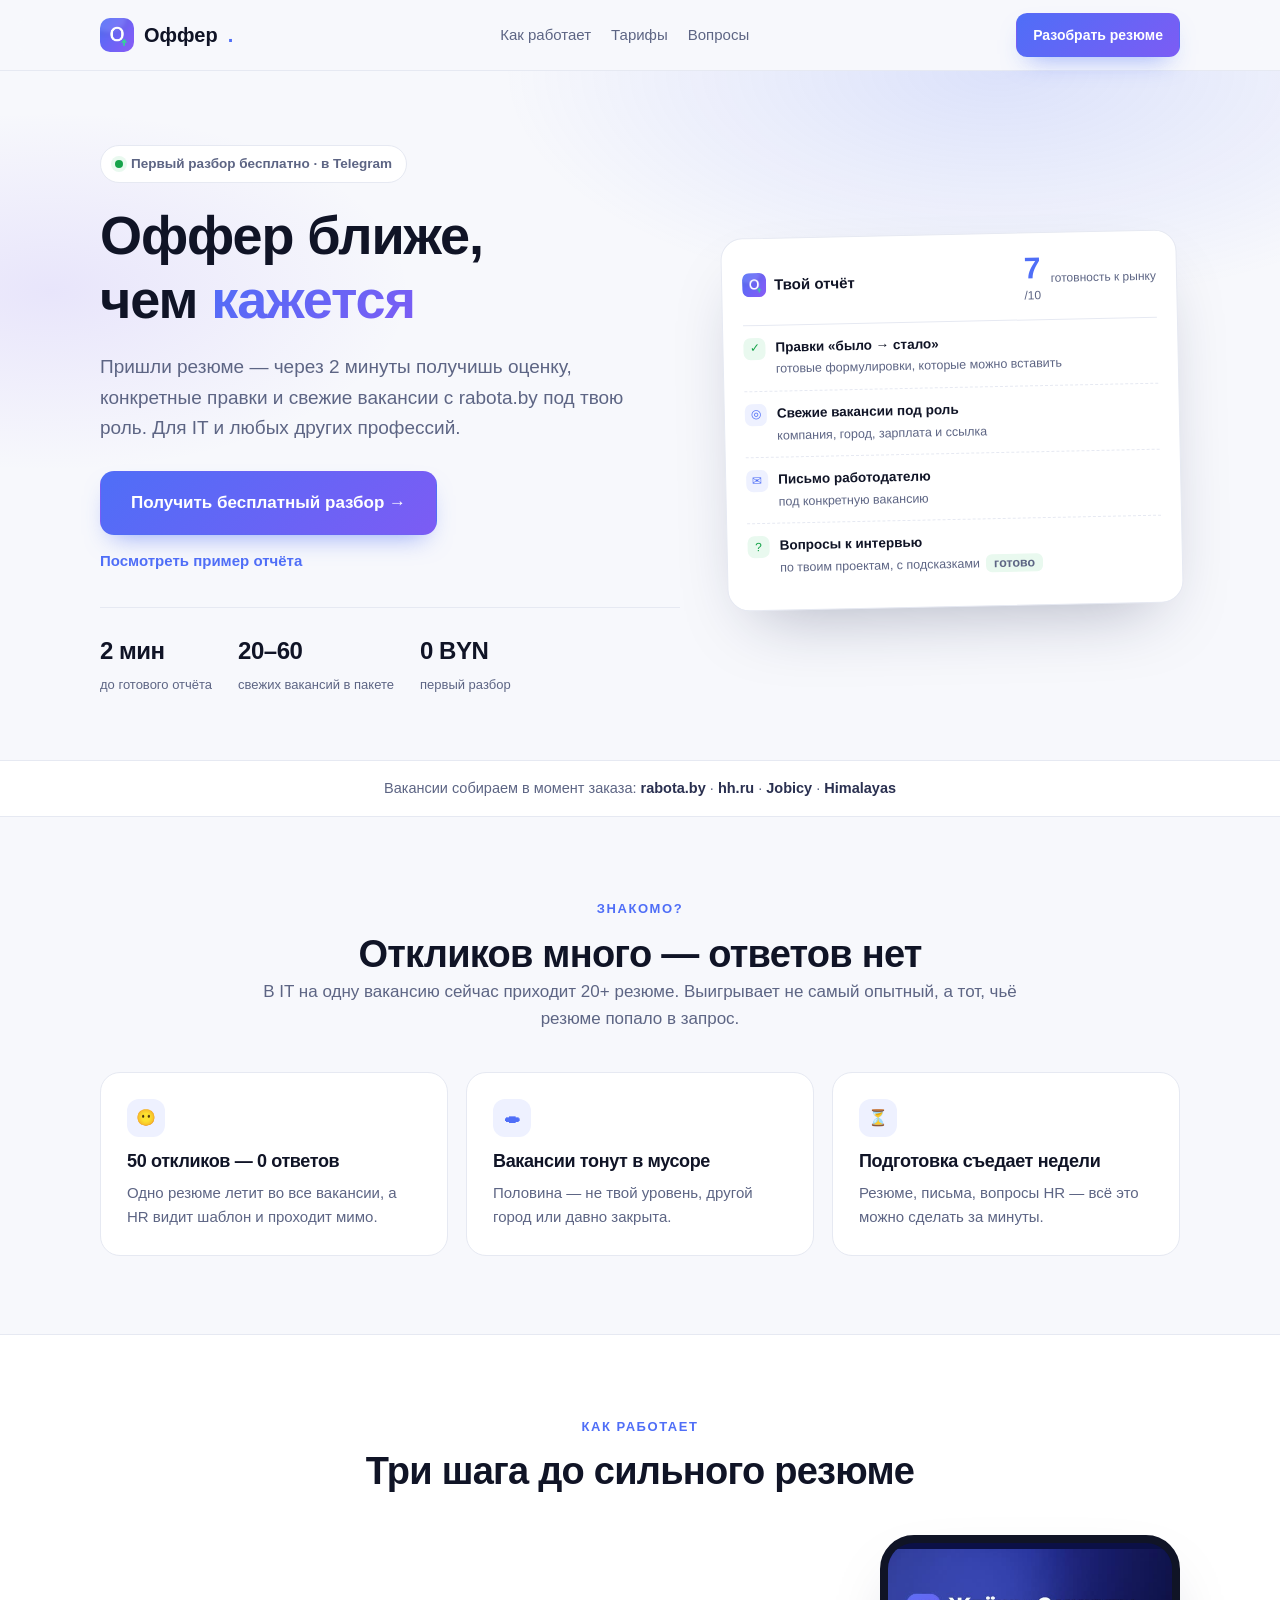
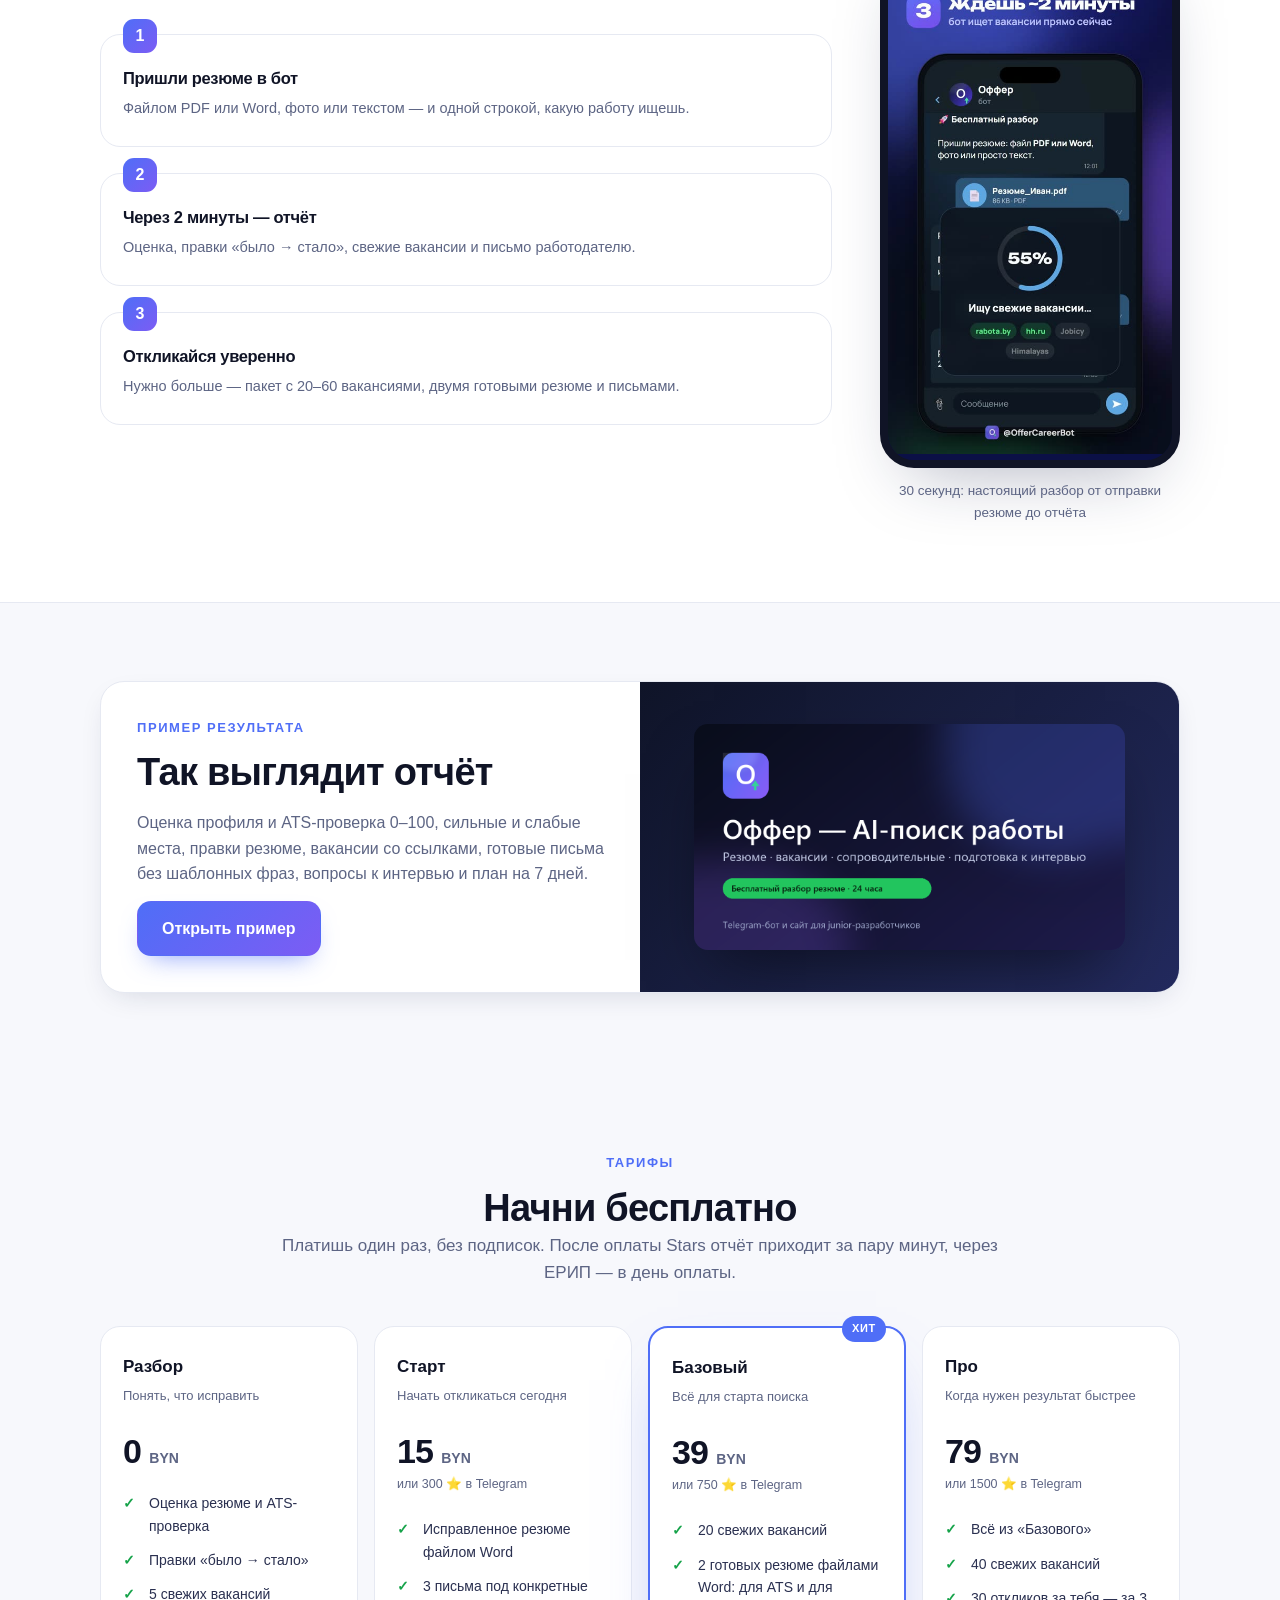
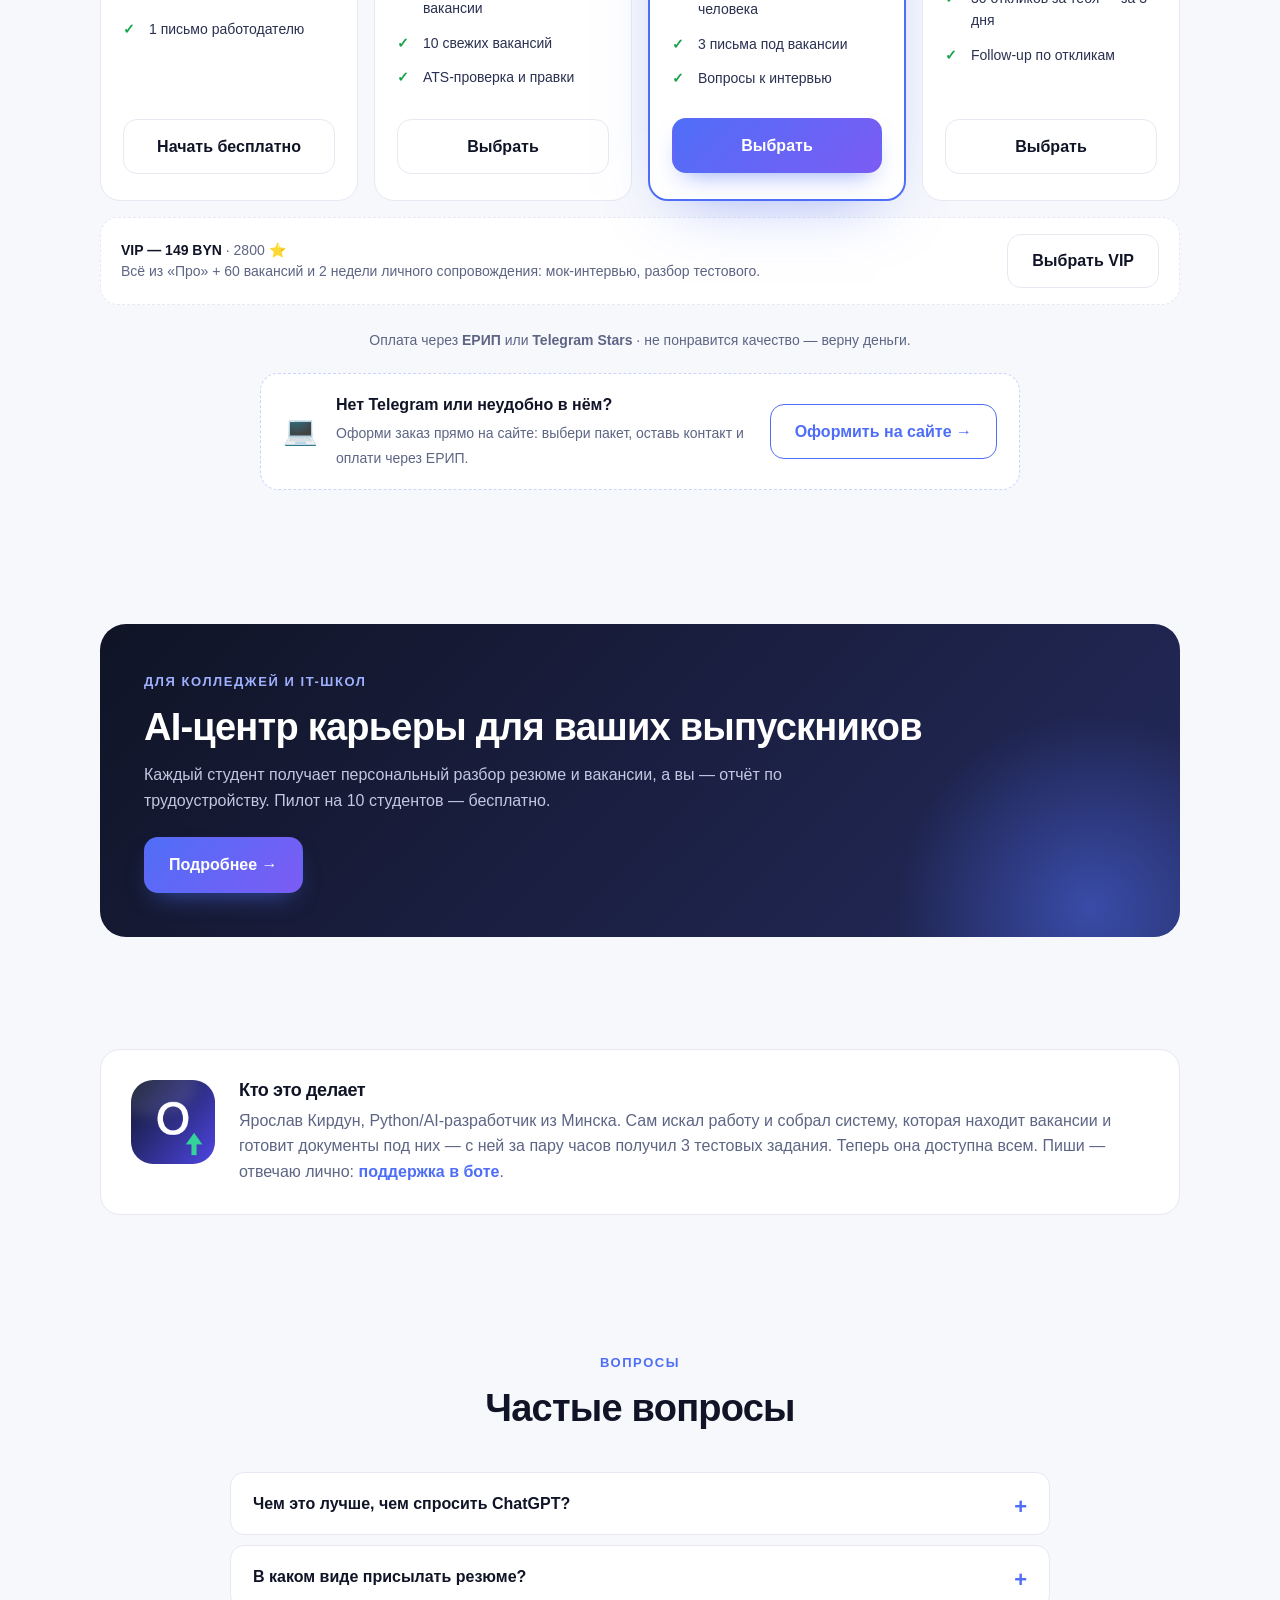
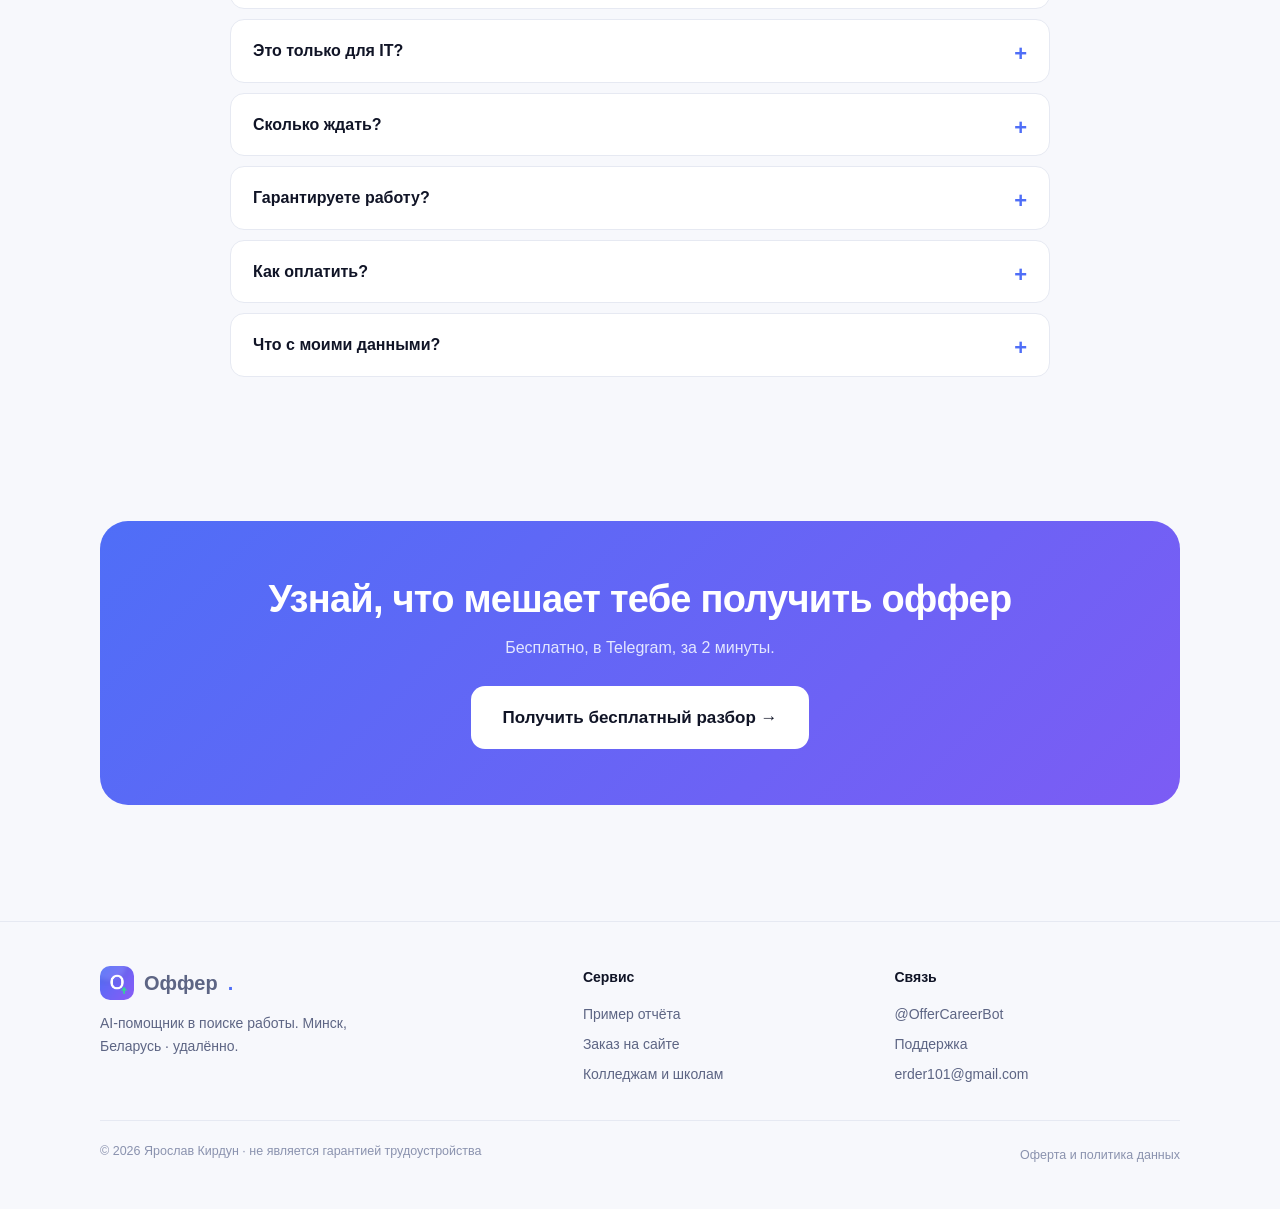
<file: index.html>
<!DOCTYPE html>
<html lang="ru">
<head>
<meta charset="utf-8">
<meta name="viewport" content="width=device-width, initial-scale=1">
<title>Оффер — бесплатный разбор резюме за 2 минуты | Беларусь</title>
<link rel="canonical" href="https://yarik002.github.io/offer-site/">
<meta property="og:url" content="https://yarik002.github.io/offer-site/">
<meta property="og:site_name" content="Оффер">
<meta name="twitter:card" content="summary_large_image">
<meta name="description" content="Пришли резюме в Telegram и через 2 минуты получи оценку, конкретные правки и свежие вакансии с rabota.by под твою роль. Первый разбор бесплатно. IT и любые профессии, Минск и удалённо.">
<meta property="og:title" content="Оффер — разбор резюме и свежие вакансии за 2 минуты">
<meta property="og:description" content="Оценка резюме, правки «было → стало», 5 свежих вакансий и письмо работодателю. Бесплатно, в Telegram.">
<meta property="og:image" content="https://yarik002.github.io/offer-site/assets/og-image.png">
<meta property="og:type" content="website">
<meta name="theme-color" content="#4f6ef7">
<link rel="icon" href="assets/favicon.ico" sizes="any">
<link rel="icon" type="image/png" href="assets/favicon.png">
<link rel="apple-touch-icon" href="assets/favicon.png">
<link rel="stylesheet" href="style.css?v=20261023b">
<script type="application/ld+json">{"@context": "https://schema.org", "@graph": [{"@type": "FAQPage", "mainEntity": [{"@type": "Question", "name": "Чем это лучше, чем спросить ChatGPT?", "acceptedAnswer": {"@type": "Answer", "text": "ChatGPT не знает, какие вакансии открыты сегодня. Оффер в момент заказа собирает свежие вакансии с rabota.by и hh.ru, подбирает их под твою роль и пишет правки и письма именно под них."}}, {"@type": "Question", "name": "В каком виде присылать резюме?", "acceptedAnswer": {"@type": "Answer", "text": "Как есть: файл PDF или Word, фото или скриншот, либо просто текст. Нет резюме — напиши 5–10 строк об опыте, навыках и образовании, этого хватит для разбора."}}, {"@type": "Question", "name": "Это только для IT?", "acceptedAnswer": {"@type": "Answer", "text": "Нет. Бухгалтер, маркетолог, менеджер, учитель — разбор и вакансии работают для любой профессии."}}, {"@type": "Question", "name": "Сколько ждать?", "acceptedAnswer": {"@type": "Answer", "text": "Бесплатный разбор и оплата Stars — около 2 минут. При оплате через ЕРИП отчёт приходит, как только платёж поступит, — обычно в тот же день."}}, {"@type": "Question", "name": "Гарантируете работу?", "acceptedAnswer": {"@type": "Answer", "text": "Нет — честно этого не может обещать никто. Гарантирую качество и сроки: если отчёт не устроит, верну деньги за пакет."}}, {"@type": "Question", "name": "Как оплатить?", "acceptedAnswer": {"@type": "Answer", "text": "Через ЕРИП в приложении банка или Telegram Stars прямо в боте. Никогда не прошу коды из СМС и данные карты."}}, {"@type": "Question", "name": "Что с моими данными?", "acceptedAnswer": {"@type": "Answer", "text": "Резюме используется только для твоего отчёта: его обрабатывает AI-модель, оно не публикуется и не продаётся. Удалить данные можно по запросу. Подробнее — в оферте."}}]}, {"@type": "Service", "name": "Оффер — разбор резюме и подбор вакансий", "serviceType": "Карьерная консультация, разбор резюме", "areaServed": {"@type": "Country", "name": "Беларусь"}, "url": "https://yarik002.github.io/offer-site/", "offers": [{"@type": "Offer", "name": "Бесплатный разбор", "price": "0", "priceCurrency": "BYN"}, {"@type": "Offer", "name": "Старт", "price": "15", "priceCurrency": "BYN"}, {"@type": "Offer", "name": "Базовый", "price": "39", "priceCurrency": "BYN"}, {"@type": "Offer", "name": "Про", "price": "79", "priceCurrency": "BYN"}, {"@type": "Offer", "name": "VIP", "price": "149", "priceCurrency": "BYN"}]}]}</script>
</head>
<body>

<header class="header">
  <div class="wrap nav">
    <a class="brand" href="index.html"><img src="assets/logo-256.png" alt="">Оффер<span style="color:var(--accent)">.</span></a>
    <nav class="nav-links">
      <a href="#how">Как работает</a>
      <a href="#pricing">Тарифы</a>
      <a href="#faq">Вопросы</a>
    </nav>
    <div class="nav-cta">
      <a class="btn btn-primary btn-sm" href="https://t.me/OfferCareerBot?start=free_audit" target="_blank" rel="noopener">Разобрать резюме</a>
      <button class="burger" id="burger" aria-label="Меню">☰</button>
    </div>
  </div>
  <div class="mobile-menu" id="mobileMenu">
    <a href="#how">Как работает</a>
    <a href="#pricing">Тарифы</a>
    <a href="#faq">Вопросы</a>
    <a href="demo-report.html">Пример отчёта</a>
  </div>
</header>

<main>
  <section class="hero">
    <div class="wrap hero-grid">
      <div>
        <div class="badge"><span class="dot"></span>Первый разбор бесплатно · в Telegram</div>
        <h1>Оффер ближе,<br>чем <em>кажется</em></h1>
        <p class="lead">Пришли резюме — через 2 минуты получишь оценку, конкретные правки и свежие вакансии с rabota.by под твою роль. Для IT и любых других профессий.</p>
        <div class="cta-row">
          <a class="btn btn-primary btn-lg" href="https://t.me/OfferCareerBot?start=free_audit" target="_blank" rel="noopener">Получить бесплатный разбор →</a>
        </div>
        <a class="text-link" href="demo-report.html">Посмотреть пример отчёта</a>
        <div class="hero-stats">
          <div class="hstat"><b>2 мин</b><span>до готового отчёта</span></div>
          <div class="hstat"><b>20–60</b><span>свежих вакансий в пакете</span></div>
          <div class="hstat"><b>0 BYN</b><span>первый разбор</span></div>
        </div>
      </div>
      <div class="report-mock">
        <div class="rm-top">
          <div class="rm-brand"><img src="assets/logo-256.png" alt="">Твой отчёт</div>
          <div class="rm-score"><div><b>7</b><small>/10</small></div><div style="font-size:12px;color:var(--muted);max-width:110px">готовность к рынку</div></div>
        </div>
        <div class="rm-row"><div class="ico g">✓</div><div><b>Правки «было → стало»</b><span>готовые формулировки, которые можно вставить</span></div></div>
        <div class="rm-row"><div class="ico b">◎</div><div><b>Свежие вакансии под роль</b><span>компания, город, зарплата и ссылка</span></div></div>
        <div class="rm-row"><div class="ico b">✉</div><div><b>Письмо работодателю</b><span>под конкретную вакансию</span></div></div>
        <div class="rm-row"><div class="ico g">?</div><div><b>Вопросы к интервью</b><span>по твоим проектам, с подсказками</span><span class="rm-tag" style="margin-left:6px">готово</span></div></div>
      </div>
    </div>
  </section>

  <div class="sources">
    <div class="wrap">Вакансии собираем в момент заказа: <b>rabota.by</b> · <b>hh.ru</b> · <b>Jobicy</b> · <b>Himalayas</b></div>
  </div>

  <section class="section" id="pain">
    <div class="wrap">
      <div class="section-head">
        <span class="eyebrow">Знакомо?</span>
        <h2>Откликов много — ответов нет</h2>
        <p>В IT на одну вакансию сейчас приходит 20+ резюме. Выигрывает не самый опытный, а тот, чьё резюме попало в запрос.</p>
      </div>
      <div class="grid g3">
        <div class="card reveal"><div class="num">😶</div><h3>50 откликов — 0 ответов</h3><p>Одно резюме летит во все вакансии, а HR видит шаблон и проходит мимо.</p></div>
        <div class="card reveal"><div class="num">🕳</div><h3>Вакансии тонут в мусоре</h3><p>Половина — не твой уровень, другой город или давно закрыта.</p></div>
        <div class="card reveal"><div class="num">⏳</div><h3>Подготовка съедает недели</h3><p>Резюме, письма, вопросы HR — всё это можно сделать за минуты.</p></div>
      </div>
    </div>
  </section>

  <section class="section band" id="how">
    <div class="wrap">
      <div class="section-head">
        <span class="eyebrow">Как работает</span>
        <h2>Три шага до сильного резюме</h2>
      </div>
      <div class="how-grid">
        <div class="steps steps-3">
          <div class="step"><h3>Пришли резюме в бот</h3><p>Файлом PDF или Word, фото или текстом — и одной строкой, какую работу ищешь.</p></div>
          <div class="step"><h3>Через 2 минуты — отчёт</h3><p>Оценка, правки «было → стало», свежие вакансии и письмо работодателю.</p></div>
          <div class="step"><h3>Откликайся уверенно</h3><p>Нужно больше — пакет с 20–60 вакансиями, двумя готовыми резюме и письмами.</p></div>
        </div>
        <figure class="how-video reveal" style="max-width:300px;margin:0 auto">
          <video src="assets/promo.mp4" poster="assets/promo-poster.jpg" autoplay muted loop playsinline preload="metadata"
                 aria-label="30 секунд: как бот разбирает резюме"></video>
          <figcaption>30 секунд: настоящий разбор от отправки резюме до отчёта</figcaption>
        </figure>
      </div>
    </div>
  </section>

  <section class="section" id="demo">
    <div class="wrap">
      <div class="demo-card reveal">
        <div class="demo-left">
          <span class="eyebrow">Пример результата</span>
          <h2 style="margin-bottom:14px">Так выглядит отчёт</h2>
          <p style="color:var(--muted)">Оценка профиля и ATS-проверка 0–100, сильные и слабые места, правки резюме, вакансии со ссылками, готовые письма без шаблонных фраз, вопросы к интервью и план на 7 дней.</p>
          <div class="cta-row">
            <a class="btn btn-primary" href="demo-report.html">Открыть пример</a>
          </div>
        </div>
        <div class="demo-right">
          <img src="assets/og-image.png" alt="Пример отчёта Оффер">
        </div>
      </div>
    </div>
  </section>

  <section class="section" id="pricing">
    <div class="wrap">
      <div class="section-head">
        <span class="eyebrow">Тарифы</span>
        <h2>Начни бесплатно</h2>
        <p>Платишь один раз, без подписок. После оплаты Stars отчёт приходит за пару минут, через ЕРИП — в день оплаты.</p>
      </div>
      <div class="plans">
        <div class="plan">
          <div class="pname">Разбор</div>
          <div class="pdesc">Понять, что исправить</div>
          <div class="price">0 <small>BYN</small></div>
          <ul><li>Оценка резюме и ATS-проверка</li><li>Правки «было → стало»</li><li>5 свежих вакансий</li><li>1 письмо работодателю</li></ul>
          <a class="btn btn-ghost" href="https://t.me/OfferCareerBot?start=free_audit" target="_blank" rel="noopener">Начать бесплатно</a>
        </div>
        <div class="plan">
          <div class="pname">Старт</div>
          <div class="pdesc">Начать откликаться сегодня</div>
          <div class="price">15 <small>BYN</small></div>
          <div class="stars-price">или 300 ⭐ в Telegram</div>
          <ul><li>Исправленное резюме файлом Word</li><li>3 письма под конкретные вакансии</li><li>10 свежих вакансий</li><li>ATS-проверка и правки</li></ul>
          <a class="btn btn-ghost" href="https://t.me/OfferCareerBot?start=buy_start" target="_blank" rel="noopener" data-choose="start">Выбрать</a>
        </div>
        <div class="plan hot">
          <div class="pname">Базовый</div>
          <div class="pdesc">Всё для старта поиска</div>
          <div class="price">39 <small>BYN</small></div>
          <div class="stars-price">или 750 ⭐ в Telegram</div>
          <ul><li>20 свежих вакансий</li><li>2 готовых резюме файлами Word: для ATS и для человека</li><li>3 письма под вакансии</li><li>Вопросы к интервью</li></ul>
          <a class="btn btn-primary" href="https://t.me/OfferCareerBot?start=buy_base" target="_blank" rel="noopener" data-choose="base">Выбрать</a>
        </div>
        <div class="plan">
          <div class="pname">Про</div>
          <div class="pdesc">Когда нужен результат быстрее</div>
          <div class="price">79 <small>BYN</small></div>
          <div class="stars-price">или 1500 ⭐ в Telegram</div>
          <ul><li>Всё из «Базового»</li><li>40 свежих вакансий</li><li>30 откликов за тебя — за 3 дня</li><li>Follow-up по откликам</li></ul>
          <a class="btn btn-ghost" href="https://t.me/OfferCareerBot?start=buy_pro" target="_blank" rel="noopener" data-choose="pro">Выбрать</a>
        </div>
      </div>
      <div class="vip-line">
        <div><b>VIP — 149 BYN</b> <span>· 2800 ⭐</span><br><span>Всё из «Про» + 60 вакансий и 2 недели личного сопровождения: мок-интервью, разбор тестового.</span></div>
        <a class="btn btn-ghost" href="https://t.me/OfferCareerBot?start=buy_vip" target="_blank" rel="noopener" data-choose="vip">Выбрать VIP</a>
      </div>
      <p class="pricing-note">Оплата через <b>ЕРИП</b> или <b>Telegram Stars</b> · не понравится качество — верну деньги.</p>
      <div class="site-order">
        <div class="so-ico">💻</div>
        <div class="so-text"><b>Нет Telegram или неудобно в нём?</b><span>Оформи заказ прямо на сайте: выбери пакет, оставь контакт и оплати через ЕРИП.</span></div>
        <a class="btn btn-ghost" href="order.html">Оформить на сайте →</a>
      </div>
    </div>
  </section>

  <section class="section tight" id="schools-teaser">
    <div class="wrap">
      <div class="b2b">
        <span class="eyebrow" style="color:#9fb0ff">Для колледжей и IT-школ</span>
        <h2>AI-центр карьеры для ваших выпускников</h2>
        <p>Каждый студент получает персональный разбор резюме и вакансии, а вы — отчёт по трудоустройству. Пилот на 10 студентов — бесплатно.</p>
        <a class="btn btn-primary" href="schools.html">Подробнее →</a>
      </div>
    </div>
  </section>

  <section class="section tight" id="about">
    <div class="wrap">
      <div class="about-grid">
        <img class="about-ava" src="assets/avatar-256.png" alt="">
        <div>
          <h3>Кто это делает</h3>
          <p style="color:var(--muted);margin:6px 0 0">Ярослав Кирдун, Python/AI-разработчик из Минска. Сам искал работу и собрал систему, которая находит вакансии и готовит документы под них — с ней за пару часов получил 3 тестовых задания. Теперь она доступна всем. Пиши — отвечаю лично: <a href="https://t.me/OfferCareerBot?start=support" target="_blank" rel="noopener" style="color:var(--accent);font-weight:600">поддержка в боте</a>.</p>
        </div>
      </div>
    </div>
  </section>

  <section class="section" id="faq">
    <div class="wrap">
      <div class="section-head"><span class="eyebrow">Вопросы</span><h2>Частые вопросы</h2></div>
      <div class="faq">
        <details><summary>Чем это лучше, чем спросить ChatGPT?</summary><p>ChatGPT не знает, какие вакансии открыты сегодня. Оффер в момент заказа собирает свежие вакансии с rabota.by и hh.ru, подбирает их под твою роль и пишет правки и письма именно под них.</p></details>
        <details><summary>В каком виде присылать резюме?</summary><p>Как есть: файл PDF или Word, фото или скриншот, либо просто текст. Нет резюме — напиши 5–10 строк об опыте, навыках и образовании, этого хватит для разбора.</p></details>
        <details><summary>Это только для IT?</summary><p>Нет. Бухгалтер, маркетолог, менеджер, учитель — разбор и вакансии работают для любой профессии.</p></details>
        <details><summary>Сколько ждать?</summary><p>Бесплатный разбор и оплата Stars — около 2 минут. При оплате через ЕРИП отчёт приходит, как только платёж поступит, — обычно в тот же день.</p></details>
        <details><summary>Гарантируете работу?</summary><p>Нет — честно этого не может обещать никто. Гарантирую качество и сроки: если отчёт не устроит, верну деньги за пакет.</p></details>
        <details><summary>Как оплатить?</summary><p>Через ЕРИП в приложении банка или Telegram Stars прямо в боте. Никогда не прошу коды из СМС и данные карты.</p></details>
        <details><summary>Что с моими данными?</summary><p>Резюме используется только для твоего отчёта: его обрабатывает AI-модель, оно не публикуется и не продаётся. Удалить данные можно по запросу. Подробнее — в <a href="oferta.html" style="color:var(--accent)">оферте</a>.</p></details>
      </div>
    </div>
  </section>

  <section class="section tight">
    <div class="wrap">
      <div class="final">
        <h2>Узнай, что мешает тебе получить оффер</h2>
        <p>Бесплатно, в Telegram, за 2 минуты.</p>
        <a class="btn btn-lg" href="https://t.me/OfferCareerBot?start=free_audit" target="_blank" rel="noopener">Получить бесплатный разбор →</a>
      </div>
    </div>
  </section>
</main>

<footer class="footer">
  <div class="wrap">
    <div class="footer-grid footer-3">
      <div>
        <div class="brand" style="margin-bottom:12px"><img src="assets/logo-256.png" alt="">Оффер<span style="color:var(--accent)">.</span></div>
        <p style="max-width:300px;margin:0">AI-помощник в поиске работы. Минск, Беларусь · удалённо.</p>
      </div>
      <div><b>Сервис</b><a href="demo-report.html">Пример отчёта</a><a href="order.html">Заказ на сайте</a><a href="schools.html">Колледжам и школам</a></div>
      <div><b>Связь</b><a href="https://t.me/OfferCareerBot" target="_blank" rel="noopener">@OfferCareerBot</a><a href="support.html">Поддержка</a><a href="mailto:erder101@gmail.com">erder101@gmail.com</a></div>
    </div>
    <div class="footer-bottom">
      <span>© 2026 Ярослав Кирдун · не является гарантией трудоустройства</span>
      <a href="oferta.html" style="display:inline;color:var(--muted-2)">Оферта и политика данных</a>
    </div>
  </div>
</footer>

<div class="sheet" id="chooseSheet" aria-hidden="true">
  <div class="sheet-card" role="dialog" aria-modal="true" aria-labelledby="sheetTitle">
    <button type="button" class="sheet-close" data-sheet-close aria-label="Закрыть">×</button>
    <div class="sheet-plan" id="sheetPlan">Пакет «Базовый» · 39 BYN</div>
    <h3 id="sheetTitle">Где удобнее оформить?</h3>
    <div class="sheet-options">
      <a class="sheet-option tg" id="sheetTg" href="https://t.me/OfferCareerBot?start=buy_base" target="_blank" rel="noopener">
        <span class="so-badge">Быстрее</span>
        <span class="sheet-ico">✈️</span>
        <b>В Telegram</b>
        <small>Оплата Stars или ЕРИП прямо в боте. Отчёт придёт в чат через 2 минуты после оплаты.</small>
        <span class="sheet-go">Открыть бота →</span>
      </a>
      <a class="sheet-option" id="sheetSite" href="order.html?plan=base">
        <span class="sheet-ico">💻</span>
        <b>На сайте</b>
        <small>Без Telegram: оставь контакт и оплати через ЕРИП. Свяжусь и пришлю отчёт.</small>
        <span class="sheet-go">Оформить на сайте →</span>
      </a>
    </div>
  </div>
</div>

<script src="script.js?v=20261023b"></script>
</body>
</html>
</file>
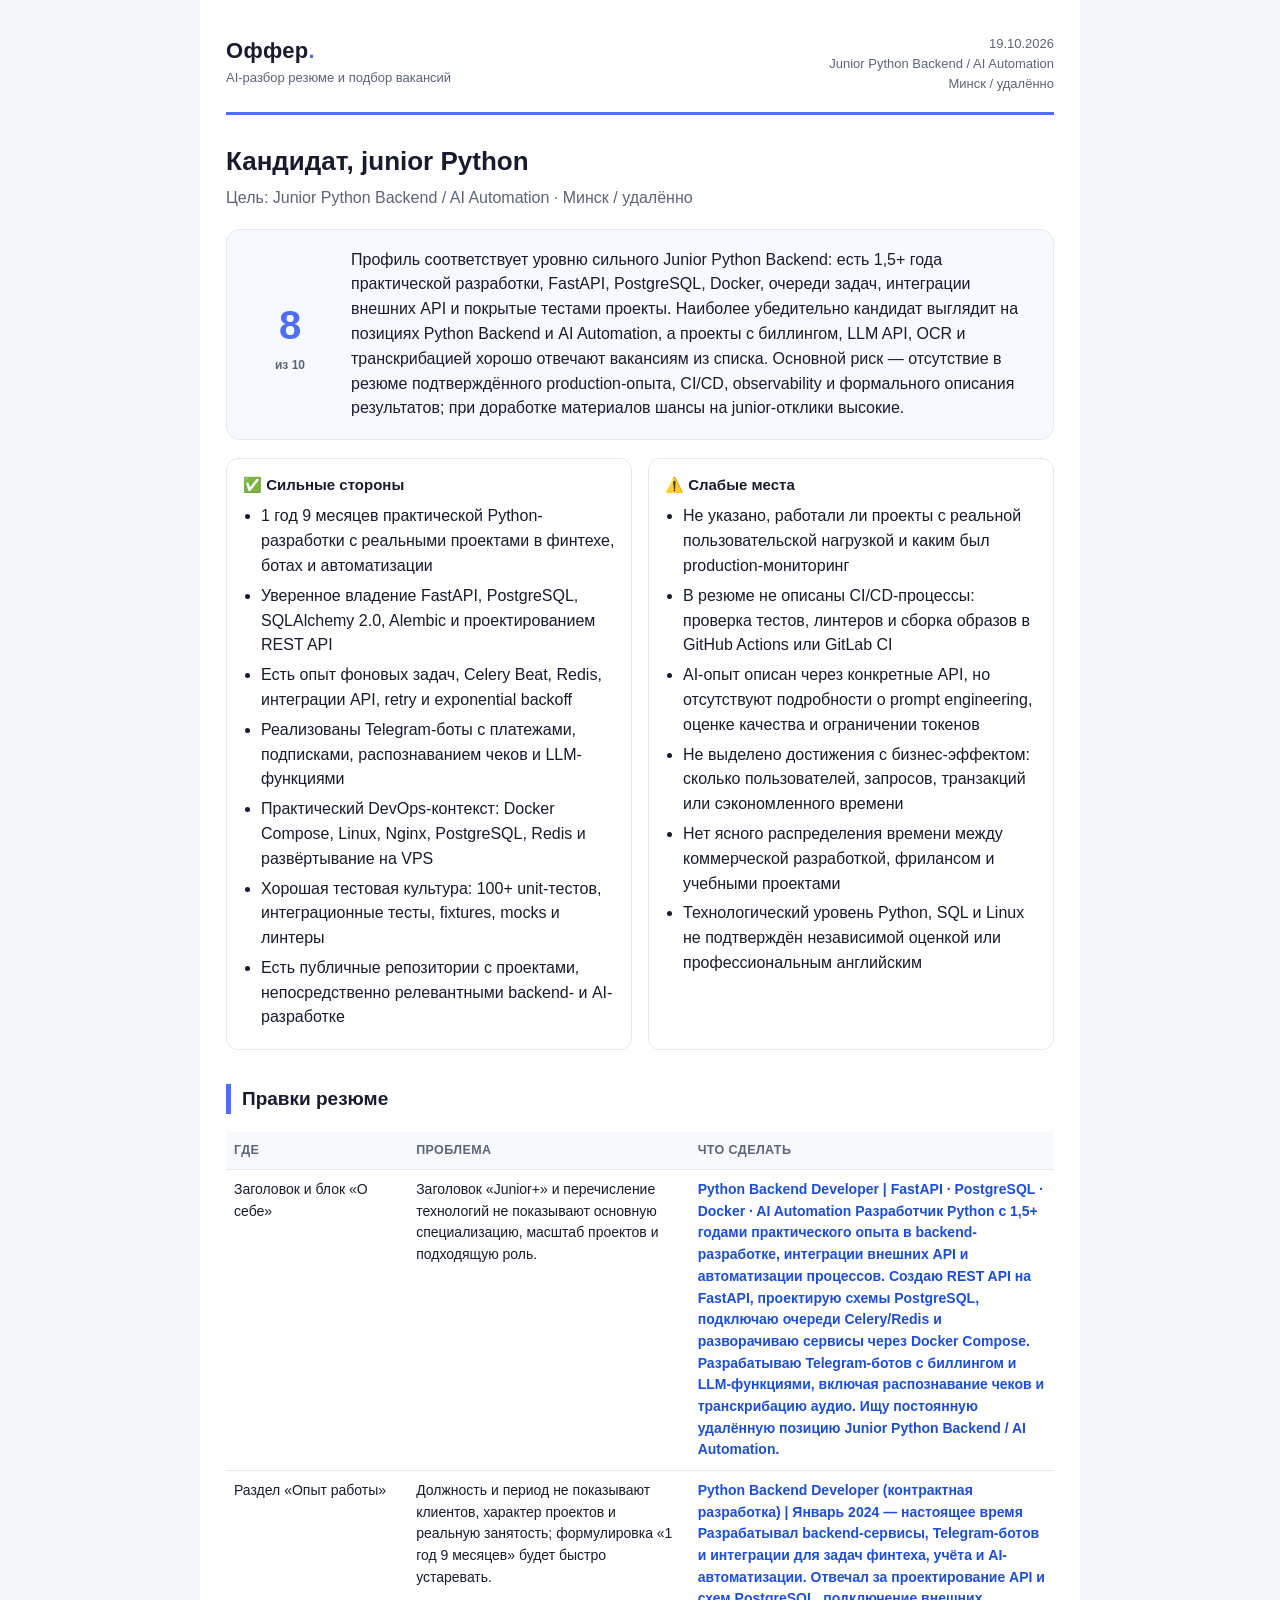
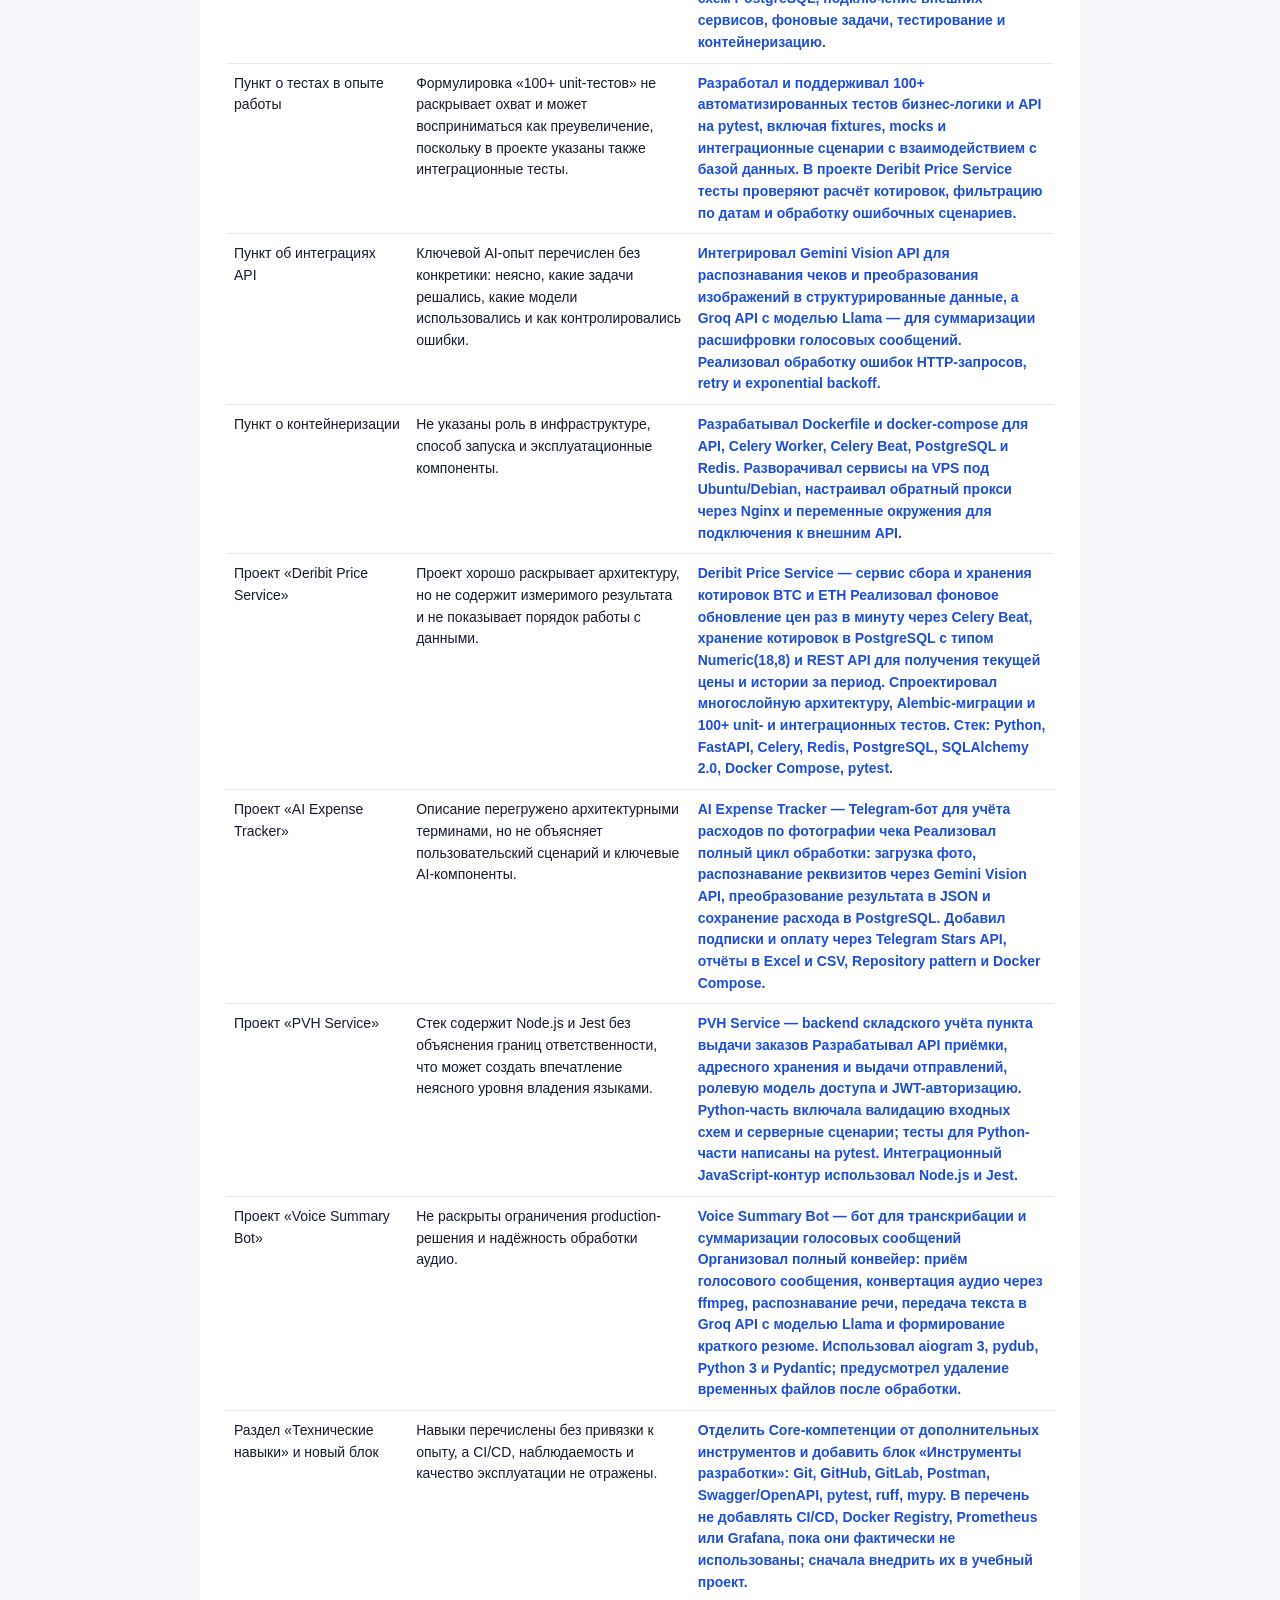
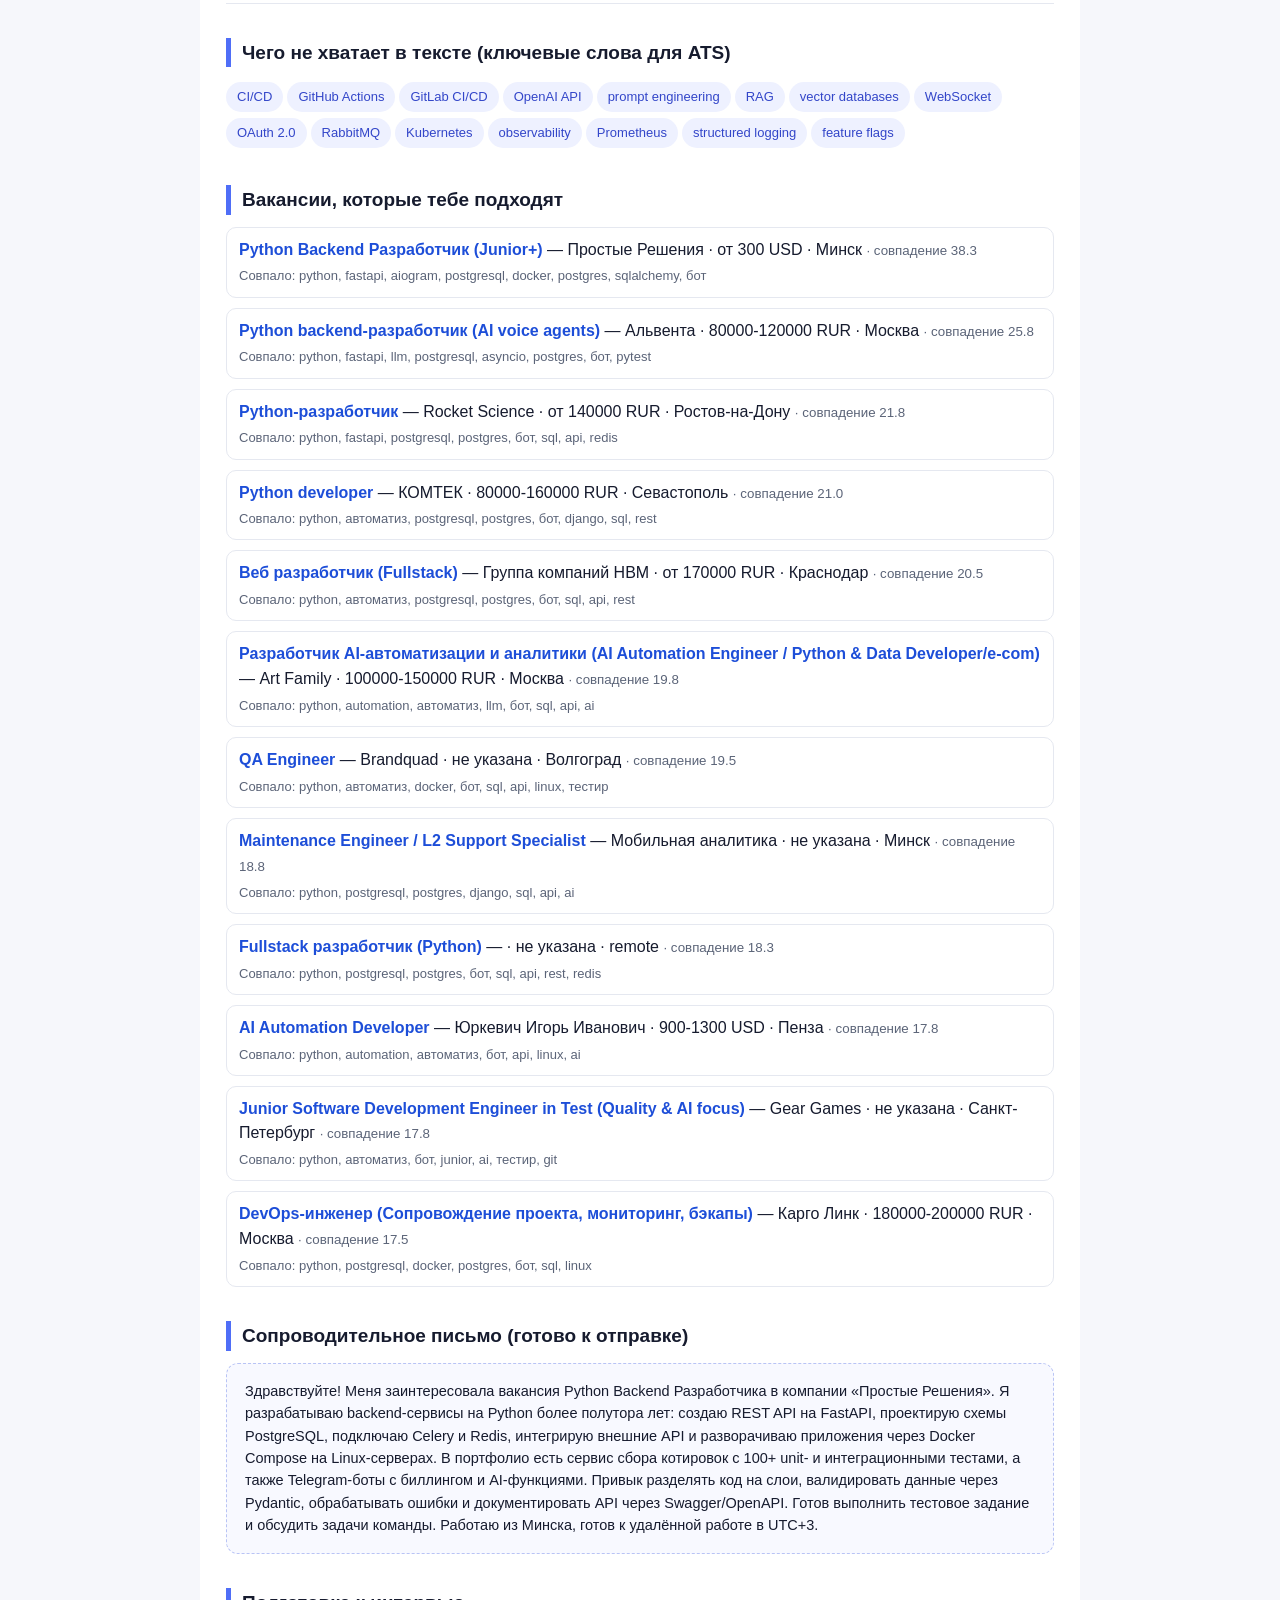
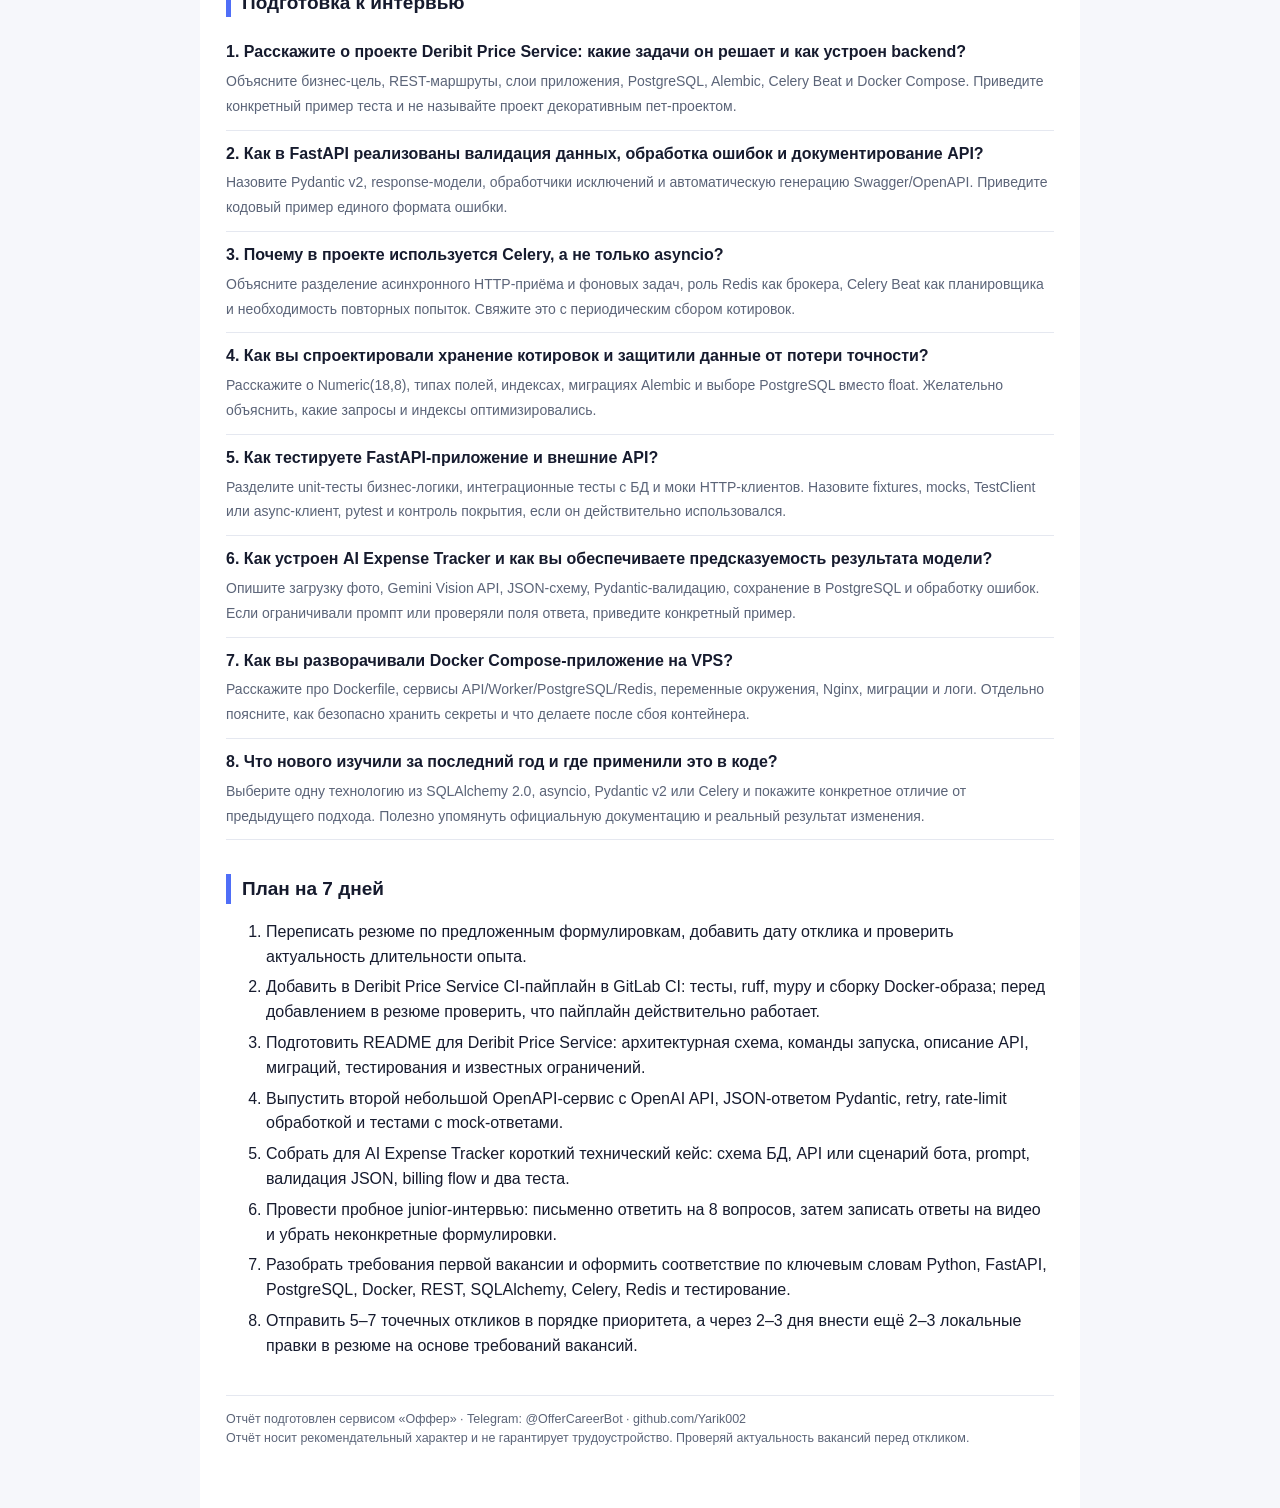
<file: demo-report.html>
<!DOCTYPE html>
<html lang="ru">
<head>
<meta charset="utf-8">
<meta name="viewport" content="width=device-width, initial-scale=1">
<title>Пример отчёта «Оффер»</title>
<link rel="canonical" href="https://yarik002.github.io/offer-site/demo-report.html">
<link rel="icon" href="assets/favicon.ico" sizes="any">
<meta property="og:url" content="https://yarik002.github.io/offer-site/demo-report.html">
<meta property="og:image" content="https://yarik002.github.io/offer-site/assets/og-image.png">
<meta property="og:title" content="Пример отчёта «Оффер»">
<meta property="og:site_name" content="Оффер">
<meta name="twitter:card" content="summary_large_image">
<style>
  :root{--ink:#161b2e;--muted:#5b6478;--line:#e5e8f0;--accent:#4f6ef7;--green:#16a34a;--red:#dc2626;--bg:#f6f7fb}
  *{box-sizing:border-box}
  body{margin:0;background:var(--bg);color:var(--ink);font-family:-apple-system,"Segoe UI",Roboto,Arial,sans-serif;line-height:1.55}
  .page{max-width:880px;margin:0 auto;padding:34px 26px 60px;background:#fff}
  .top{display:flex;justify-content:space-between;align-items:flex-start;gap:16px;border-bottom:3px solid var(--accent);padding-bottom:18px;margin-bottom:26px}
  .brand{font-weight:800;font-size:22px;letter-spacing:.3px}
  .brand span{color:var(--accent)}
  .meta{text-align:right;color:var(--muted);font-size:13px}
  h1{font-size:26px;margin:0 0 4px}
  h2{font-size:19px;margin:34px 0 12px;padding-left:11px;border-left:5px solid var(--accent)}
  .score-row{display:flex;gap:18px;align-items:center;background:#f8f9ff;border:1px solid var(--line);border-radius:14px;padding:18px 20px;margin:18px 0}
  .score{font-size:40px;font-weight:800;color:var(--accent);min-width:86px;text-align:center}
  .score small{display:block;font-size:12px;color:var(--muted);font-weight:600}
  .summary{flex:1}
  .chip{display:inline-block;background:#eef1ff;color:#3346c9;border-radius:999px;padding:5px 11px;font-size:13px;margin:3px 4px 3px 0}
  .chip.bad{background:#fff1f1;color:#b91c1c}
  .cols{display:grid;grid-template-columns:1fr 1fr;gap:16px}
  .box{border:1px solid var(--line);border-radius:12px;padding:14px 16px}
  .box h3{margin:0 0 8px;font-size:15px}
  ul{margin:6px 0 0 18px;padding:0}
  li{margin:5px 0}
  .table-wrap{overflow-x:auto;-webkit-overflow-scrolling:touch}
  table{width:100%;min-width:560px;border-collapse:collapse;font-size:14px;margin-top:6px}
  th,td{text-align:left;border-bottom:1px solid var(--line);padding:9px 8px;vertical-align:top}
  th{background:#f8f9fc;font-size:12.5px;text-transform:uppercase;letter-spacing:.4px;color:var(--muted)}
  .fix{font-weight:600;color:#1d4ed8}
  .vac a{color:#1d4ed8;text-decoration:none}
  .vac a:hover{text-decoration:underline}
  .vac small{color:var(--muted)}
  .letter{background:#f8f9ff;border:1px dashed #b9c4f5;border-radius:12px;padding:16px 18px;white-space:pre-wrap;font-size:14.5px}
  .qa{border-bottom:1px solid var(--line);padding:11px 0}
  .qa b{display:block;margin-bottom:4px}
  .qa span{color:var(--muted);font-size:14px}
  .steps li{margin:6px 0}
  .footer{margin-top:36px;border-top:1px solid var(--line);padding-top:14px;color:var(--muted);font-size:12.5px}
  @media(max-width:700px){.cols{grid-template-columns:1fr}.top{flex-direction:column}.meta{text-align:left}}
  @media print{body{background:#fff}.page{max-width:none;padding:0}}
</style>
</head>
<body>
<div class="page">
  <div class="top">
    <div>
      <div class="brand">Оффер<span>.</span></div>
      <div style="color:var(--muted);font-size:13px">AI-разбор резюме и подбор вакансий</div>
    </div>
    <div class="meta">19.10.2026<br>Junior Python Backend / AI Automation<br>Минск / удалённо</div>
  </div>

  <h1>Кандидат, junior Python</h1>
  <div style="color:var(--muted)">Цель: Junior Python Backend / AI Automation · Минск / удалённо</div>

  <div class="score-row">
    <div class="score">8<small>из 10</small></div>
    <div class="summary">Профиль соответствует уровню сильного Junior Python Backend: есть 1,5+ года практической разработки, FastAPI, PostgreSQL, Docker, очереди задач, интеграции внешних API и покрытые тестами проекты. Наиболее убедительно кандидат выглядит на позициях Python Backend и AI Automation, а проекты с биллингом, LLM API, OCR и транскрибацией хорошо отвечают вакансиям из списка. Основной риск — отсутствие в резюме подтверждённого production-опыта, CI/CD, observability и формального описания результатов; при доработке материалов шансы на junior-отклики высокие.</div>
  </div>

  <div class="cols">
    <div class="box"><h3>✅ Сильные стороны</h3><ul><li>1 год 9 месяцев практической Python-разработки с реальными проектами в финтехе, ботах и автоматизации</li><li>Уверенное владение FastAPI, PostgreSQL, SQLAlchemy 2.0, Alembic и проектированием REST API</li><li>Есть опыт фоновых задач, Celery Beat, Redis, интеграции API, retry и exponential backoff</li><li>Реализованы Telegram-боты с платежами, подписками, распознаванием чеков и LLM-функциями</li><li>Практический DevOps-контекст: Docker Compose, Linux, Nginx, PostgreSQL, Redis и развёртывание на VPS</li><li>Хорошая тестовая культура: 100+ unit-тестов, интеграционные тесты, fixtures, mocks и линтеры</li><li>Есть публичные репозитории с проектами, непосредственно релевантными backend- и AI-разработке</li></ul></div>
    <div class="box"><h3>⚠️ Слабые места</h3><ul><li>Не указано, работали ли проекты с реальной пользовательской нагрузкой и каким был production-мониторинг</li><li>В резюме не описаны CI/CD-процессы: проверка тестов, линтеров и сборка образов в GitHub Actions или GitLab CI</li><li>AI-опыт описан через конкретные API, но отсутствуют подробности о prompt engineering, оценке качества и ограничении токенов</li><li>Не выделено достижения с бизнес-эффектом: сколько пользователей, запросов, транзакций или сэкономленного времени</li><li>Нет ясного распределения времени между коммерческой разработкой, фрилансом и учебными проектами</li><li>Технологический уровень Python, SQL и Linux не подтверждён независимой оценкой или профессиональным английским</li></ul></div>
  </div>

  <h2>Правки резюме</h2>
  <div class="table-wrap"><table>
    <thead><tr><th style="width:22%">Где</th><th style="width:34%">Проблема</th><th>Что сделать</th></tr></thead>
    <tbody><tr><td>Заголовок и блок «О себе»</td><td>Заголовок «Junior+» и перечисление технологий не показывают основную специализацию, масштаб проектов и подходящую роль.</td><td class='fix'>Python Backend Developer | FastAPI · PostgreSQL · Docker · AI Automation

Разработчик Python с 1,5+ годами практического опыта в backend-разработке, интеграции внешних API и автоматизации процессов. Создаю REST API на FastAPI, проектирую схемы PostgreSQL, подключаю очереди Celery/Redis и разворачиваю сервисы через Docker Compose. Разрабатываю Telegram-ботов с биллингом и LLM-функциями, включая распознавание чеков и транскрибацию аудио. Ищу постоянную удалённую позицию Junior Python Backend / AI Automation.</td></tr><tr><td>Раздел «Опыт работы»</td><td>Должность и период не показывают клиентов, характер проектов и реальную занятость; формулировка «1 год 9 месяцев» будет быстро устаревать.</td><td class='fix'>Python Backend Developer (контрактная разработка) | Январь 2024 — настоящее время

Разрабатывал backend-сервисы, Telegram-ботов и интеграции для задач финтеха, учёта и AI-автоматизации. Отвечал за проектирование API и схем PostgreSQL, подключение внешних сервисов, фоновые задачи, тестирование и контейнеризацию.</td></tr><tr><td>Пункт о тестах в опыте работы</td><td>Формулировка «100+ unit-тестов» не раскрывает охват и может восприниматься как преувеличение, поскольку в проекте указаны также интеграционные тесты.</td><td class='fix'>Разработал и поддерживал 100+ автоматизированных тестов бизнес-логики и API на pytest, включая fixtures, mocks и интеграционные сценарии с взаимодействием с базой данных. В проекте Deribit Price Service тесты проверяют расчёт котировок, фильтрацию по датам и обработку ошибочных сценариев.</td></tr><tr><td>Пункт об интеграциях API</td><td>Ключевой AI-опыт перечислен без конкретики: неясно, какие задачи решались, какие модели использовались и как контролировались ошибки.</td><td class='fix'>Интегрировал Gemini Vision API для распознавания чеков и преобразования изображений в структурированные данные, а Groq API с моделью Llama — для суммаризации расшифровки голосовых сообщений. Реализовал обработку ошибок HTTP-запросов, retry и exponential backoff.</td></tr><tr><td>Пункт о контейнеризации</td><td>Не указаны роль в инфраструктуре, способ запуска и эксплуатационные компоненты.</td><td class='fix'>Разрабатывал Dockerfile и docker-compose для API, Celery Worker, Celery Beat, PostgreSQL и Redis. Разворачивал сервисы на VPS под Ubuntu/Debian, настраивал обратный прокси через Nginx и переменные окружения для подключения к внешним API.</td></tr><tr><td>Проект «Deribit Price Service»</td><td>Проект хорошо раскрывает архитектуру, но не содержит измеримого результата и не показывает порядок работы с данными.</td><td class='fix'>Deribit Price Service — сервис сбора и хранения котировок BTC и ETH

Реализовал фоновое обновление цен раз в минуту через Celery Beat, хранение котировок в PostgreSQL с типом Numeric(18,8) и REST API для получения текущей цены и истории за период. Спроектировал многослойную архитектуру, Alembic-миграции и 100+ unit- и интеграционных тестов. Стек: Python, FastAPI, Celery, Redis, PostgreSQL, SQLAlchemy 2.0, Docker Compose, pytest.</td></tr><tr><td>Проект «AI Expense Tracker»</td><td>Описание перегружено архитектурными терминами, но не объясняет пользовательский сценарий и ключевые AI-компоненты.</td><td class='fix'>AI Expense Tracker — Telegram-бот для учёта расходов по фотографии чека

Реализовал полный цикл обработки: загрузка фото, распознавание реквизитов через Gemini Vision API, преобразование результата в JSON и сохранение расхода в PostgreSQL. Добавил подписки и оплату через Telegram Stars API, отчёты в Excel и CSV, Repository pattern и Docker Compose.</td></tr><tr><td>Проект «PVH Service»</td><td>Стек содержит Node.js и Jest без объяснения границ ответственности, что может создать впечатление неясного уровня владения языками.</td><td class='fix'>PVH Service — backend складского учёта пункта выдачи заказов

Разрабатывал API приёмки, адресного хранения и выдачи отправлений, ролевую модель доступа и JWT-авторизацию. Python-часть включала валидацию входных схем и серверные сценарии; тесты для Python-части написаны на pytest. Интеграционный JavaScript-контур использовал Node.js и Jest.</td></tr><tr><td>Проект «Voice Summary Bot»</td><td>Не раскрыты ограничения production-решения и надёжность обработки аудио.</td><td class='fix'>Voice Summary Bot — бот для транскрибации и суммаризации голосовых сообщений

Организовал полный конвейер: приём голосового сообщения, конвертация аудио через ffmpeg, распознавание речи, передача текста в Groq API с моделью Llama и формирование краткого резюме. Использовал aiogram 3, pydub, Python 3 и Pydantic; предусмотрел удаление временных файлов после обработки.</td></tr><tr><td>Раздел «Технические навыки» и новый блок</td><td>Навыки перечислены без привязки к опыту, а CI/CD, наблюдаемость и качество эксплуатации не отражены.</td><td class='fix'>Отделить Core-компетенции от дополнительных инструментов и добавить блок «Инструменты разработки»: Git, GitHub, GitLab, Postman, Swagger/OpenAPI, pytest, ruff, mypy. В перечень не добавлять CI/CD, Docker Registry, Prometheus или Grafana, пока они фактически не использованы; сначала внедрить их в учебный проект.</td></tr></tbody>
  </table></div>

  <h2>Чего не хватает в тексте (ключевые слова для ATS)</h2>
  <div><span class='chip'>CI/CD</span><span class='chip'>GitHub Actions</span><span class='chip'>GitLab CI/CD</span><span class='chip'>OpenAI API</span><span class='chip'>prompt engineering</span><span class='chip'>RAG</span><span class='chip'>vector databases</span><span class='chip'>WebSocket</span><span class='chip'>OAuth 2.0</span><span class='chip'>RabbitMQ</span><span class='chip'>Kubernetes</span><span class='chip'>observability</span><span class='chip'>Prometheus</span><span class='chip'>structured logging</span><span class='chip'>feature flags</span></div>

  <h2>Вакансии, которые тебе подходят</h2>
  <div class="vac"><div style='margin:10px 0;padding:10px 12px;border:1px solid #e5e8f0;border-radius:10px'><a href='https://rabota.by/vacancy/138386314' target='_blank' rel='noopener'><b>Python Backend Разработчик (Junior+)</b></a> — Простые Решения · от 300 USD · Минск <small>· совпадение 38.3</small><div style='font-size:13px;color:#5b6478;margin-top:4px'>Совпало: python, fastapi, aiogram, postgresql, docker, postgres, sqlalchemy, бот</div></div><div style='margin:10px 0;padding:10px 12px;border:1px solid #e5e8f0;border-radius:10px'><a href='https://hh.ru/vacancy/137831549' target='_blank' rel='noopener'><b>Python backend-разработчик (AI voice agents)</b></a> — Альвента · 80000-120000 RUR · Москва <small>· совпадение 25.8</small><div style='font-size:13px;color:#5b6478;margin-top:4px'>Совпало: python, fastapi, llm, postgresql, asyncio, postgres, бот, pytest</div></div><div style='margin:10px 0;padding:10px 12px;border:1px solid #e5e8f0;border-radius:10px'><a href='https://hh.ru/vacancy/137959823' target='_blank' rel='noopener'><b>Python-разработчик</b></a> — Rocket Science · от 140000 RUR · Ростов-на-Дону <small>· совпадение 21.8</small><div style='font-size:13px;color:#5b6478;margin-top:4px'>Совпало: python, fastapi, postgresql, postgres, бот, sql, api, redis</div></div><div style='margin:10px 0;padding:10px 12px;border:1px solid #e5e8f0;border-radius:10px'><a href='https://hh.ru/vacancy/137749736' target='_blank' rel='noopener'><b>Python developer</b></a> — КОМТЕК · 80000-160000 RUR · Севастополь <small>· совпадение 21.0</small><div style='font-size:13px;color:#5b6478;margin-top:4px'>Совпало: python, автоматиз, postgresql, postgres, бот, django, sql, rest</div></div><div style='margin:10px 0;padding:10px 12px;border:1px solid #e5e8f0;border-radius:10px'><a href='https://hh.ru/vacancy/138377011' target='_blank' rel='noopener'><b>Веб разработчик (Fullstack)</b></a> — Группа компаний НВМ · от 170000 RUR · Краснодар <small>· совпадение 20.5</small><div style='font-size:13px;color:#5b6478;margin-top:4px'>Совпало: python, автоматиз, postgresql, postgres, бот, sql, api, rest</div></div><div style='margin:10px 0;padding:10px 12px;border:1px solid #e5e8f0;border-radius:10px'><a href='https://hh.ru/vacancy/138470761' target='_blank' rel='noopener'><b>Разработчик AI-автоматизации и аналитики (AI Automation Engineer / Python &amp; Data Developer/e-com)</b></a> — Art Family · 100000-150000 RUR · Москва <small>· совпадение 19.8</small><div style='font-size:13px;color:#5b6478;margin-top:4px'>Совпало: python, automation, автоматиз, llm, бот, sql, api, ai</div></div><div style='margin:10px 0;padding:10px 12px;border:1px solid #e5e8f0;border-radius:10px'><a href='https://hh.ru/vacancy/138566583' target='_blank' rel='noopener'><b>QA Engineer</b></a> — Brandquad · не указана · Волгоград <small>· совпадение 19.5</small><div style='font-size:13px;color:#5b6478;margin-top:4px'>Совпало: python, автоматиз, docker, бот, sql, api, linux, тестир</div></div><div style='margin:10px 0;padding:10px 12px;border:1px solid #e5e8f0;border-radius:10px'><a href='https://rabota.by/vacancy/138445390' target='_blank' rel='noopener'><b>Maintenance Engineer / L2 Support Specialist</b></a> — Мобильная аналитика · не указана · Минск <small>· совпадение 18.8</small><div style='font-size:13px;color:#5b6478;margin-top:4px'>Совпало: python, postgresql, postgres, django, sql, api, ai</div></div><div style='margin:10px 0;padding:10px 12px;border:1px solid #e5e8f0;border-radius:10px'><a href='https://hirify.me/jobs/1204944-fullstack-razrabotcik-python' target='_blank' rel='noopener'><b>Fullstack разработчик (Python)</b></a> —  · не указана · remote <small>· совпадение 18.3</small><div style='font-size:13px;color:#5b6478;margin-top:4px'>Совпало: python, postgresql, postgres, бот, sql, api, rest, redis</div></div><div style='margin:10px 0;padding:10px 12px;border:1px solid #e5e8f0;border-radius:10px'><a href='https://hh.ru/vacancy/138562587' target='_blank' rel='noopener'><b>AI Automation Developer</b></a> — Юркевич Игорь Иванович · 900-1300 USD · Пенза <small>· совпадение 17.8</small><div style='font-size:13px;color:#5b6478;margin-top:4px'>Совпало: python, automation, автоматиз, бот, api, linux, ai</div></div><div style='margin:10px 0;padding:10px 12px;border:1px solid #e5e8f0;border-radius:10px'><a href='https://hh.ru/vacancy/136605051' target='_blank' rel='noopener'><b>Junior Software Development Engineer in Test (Quality &amp; AI focus)</b></a> — Gear Games · не указана · Санкт-Петербург <small>· совпадение 17.8</small><div style='font-size:13px;color:#5b6478;margin-top:4px'>Совпало: python, автоматиз, бот, junior, ai, тестир, git</div></div><div style='margin:10px 0;padding:10px 12px;border:1px solid #e5e8f0;border-radius:10px'><a href='https://hh.ru/vacancy/138343429' target='_blank' rel='noopener'><b>DevOps-инженер (Сопровождение проекта, мониторинг, бэкапы)</b></a> — Карго Линк · 180000-200000 RUR · Москва <small>· совпадение 17.5</small><div style='font-size:13px;color:#5b6478;margin-top:4px'>Совпало: python, postgresql, docker, postgres, бот, sql, linux</div></div></div>

  <h2>Сопроводительное письмо (готово к отправке)</h2>
  <div class="letter">Здравствуйте! Меня заинтересовала вакансия Python Backend Разработчика в компании «Простые Решения». Я разрабатываю backend-сервисы на Python более полутора лет: создаю REST API на FastAPI, проектирую схемы PostgreSQL, подключаю Celery и Redis, интегрирую внешние API и разворачиваю приложения через Docker Compose на Linux-серверах. В портфолио есть сервис сбора котировок с 100+ unit- и интеграционными тестами, а также Telegram-боты с биллингом и AI-функциями. Привык разделять код на слои, валидировать данные через Pydantic, обрабатывать ошибки и документировать API через Swagger/OpenAPI. Готов выполнить тестовое задание и обсудить задачи команды. Работаю из Минска, готов к удалённой работе в UTC+3.</div>

  <h2>Подготовка к интервью</h2>
  <div><div class='qa'><b>1. Расскажите о проекте Deribit Price Service: какие задачи он решает и как устроен backend?</b><span>Объясните бизнес-цель, REST-маршруты, слои приложения, PostgreSQL, Alembic, Celery Beat и Docker Compose. Приведите конкретный пример теста и не называйте проект декоративным пет-проектом.</span></div><div class='qa'><b>2. Как в FastAPI реализованы валидация данных, обработка ошибок и документирование API?</b><span>Назовите Pydantic v2, response-модели, обработчики исключений и автоматическую генерацию Swagger/OpenAPI. Приведите кодовый пример единого формата ошибки.</span></div><div class='qa'><b>3. Почему в проекте используется Celery, а не только asyncio?</b><span>Объясните разделение асинхронного HTTP-приёма и фоновых задач, роль Redis как брокера, Celery Beat как планировщика и необходимость повторных попыток. Свяжите это с периодическим сбором котировок.</span></div><div class='qa'><b>4. Как вы спроектировали хранение котировок и защитили данные от потери точности?</b><span>Расскажите о Numeric(18,8), типах полей, индексах, миграциях Alembic и выборе PostgreSQL вместо float. Желательно объяснить, какие запросы и индексы оптимизировались.</span></div><div class='qa'><b>5. Как тестируете FastAPI-приложение и внешние API?</b><span>Разделите unit-тесты бизнес-логики, интеграционные тесты с БД и моки HTTP-клиентов. Назовите fixtures, mocks, TestClient или async-клиент, pytest и контроль покрытия, если он действительно использовался.</span></div><div class='qa'><b>6. Как устроен AI Expense Tracker и как вы обеспечиваете предсказуемость результата модели?</b><span>Опишите загрузку фото, Gemini Vision API, JSON-схему, Pydantic-валидацию, сохранение в PostgreSQL и обработку ошибок. Если ограничивали промпт или проверяли поля ответа, приведите конкретный пример.</span></div><div class='qa'><b>7. Как вы разворачивали Docker Compose-приложение на VPS?</b><span>Расскажите про Dockerfile, сервисы API/Worker/PostgreSQL/Redis, переменные окружения, Nginx, миграции и логи. Отдельно поясните, как безопасно хранить секреты и что делаете после сбоя контейнера.</span></div><div class='qa'><b>8. Что нового изучили за последний год и где применили это в коде?</b><span>Выберите одну технологию из SQLAlchemy 2.0, asyncio, Pydantic v2 или Celery и покажите конкретное отличие от предыдущего подхода. Полезно упомянуть официальную документацию и реальный результат изменения.</span></div></div>

  <h2>План на 7 дней</h2>
  <ol class="steps"><li>Переписать резюме по предложенным формулировкам, добавить дату отклика и проверить актуальность длительности опыта.</li><li>Добавить в Deribit Price Service CI-пайплайн в GitLab CI: тесты, ruff, mypy и сборку Docker-образа; перед добавлением в резюме проверить, что пайплайн действительно работает.</li><li>Подготовить README для Deribit Price Service: архитектурная схема, команды запуска, описание API, миграций, тестирования и известных ограничений.</li><li>Выпустить второй небольшой OpenAPI-сервис с OpenAI API, JSON-ответом Pydantic, retry, rate-limit обработкой и тестами с mock-ответами.</li><li>Собрать для AI Expense Tracker короткий технический кейс: схема БД, API или сценарий бота, prompt, валидация JSON, billing flow и два теста.</li><li>Провести пробное junior-интервью: письменно ответить на 8 вопросов, затем записать ответы на видео и убрать неконкретные формулировки.</li><li>Разобрать требования первой вакансии и оформить соответствие по ключевым словам Python, FastAPI, PostgreSQL, Docker, REST, SQLAlchemy, Celery, Redis и тестирование.</li><li>Отправить 5–7 точечных откликов в порядке приоритета, а через 2–3 дня внести ещё 2–3 локальные правки в резюме на основе требований вакансий.</li></ol>

  <div class="footer">
    Отчёт подготовлен сервисом «Оффер» · Telegram: @OfferCareerBot · github.com/Yarik002<br>
    Отчёт носит рекомендательный характер и не гарантирует трудоустройство. Проверяй актуальность вакансий перед откликом.
  </div>
</div>
</body>
</html>
</file>
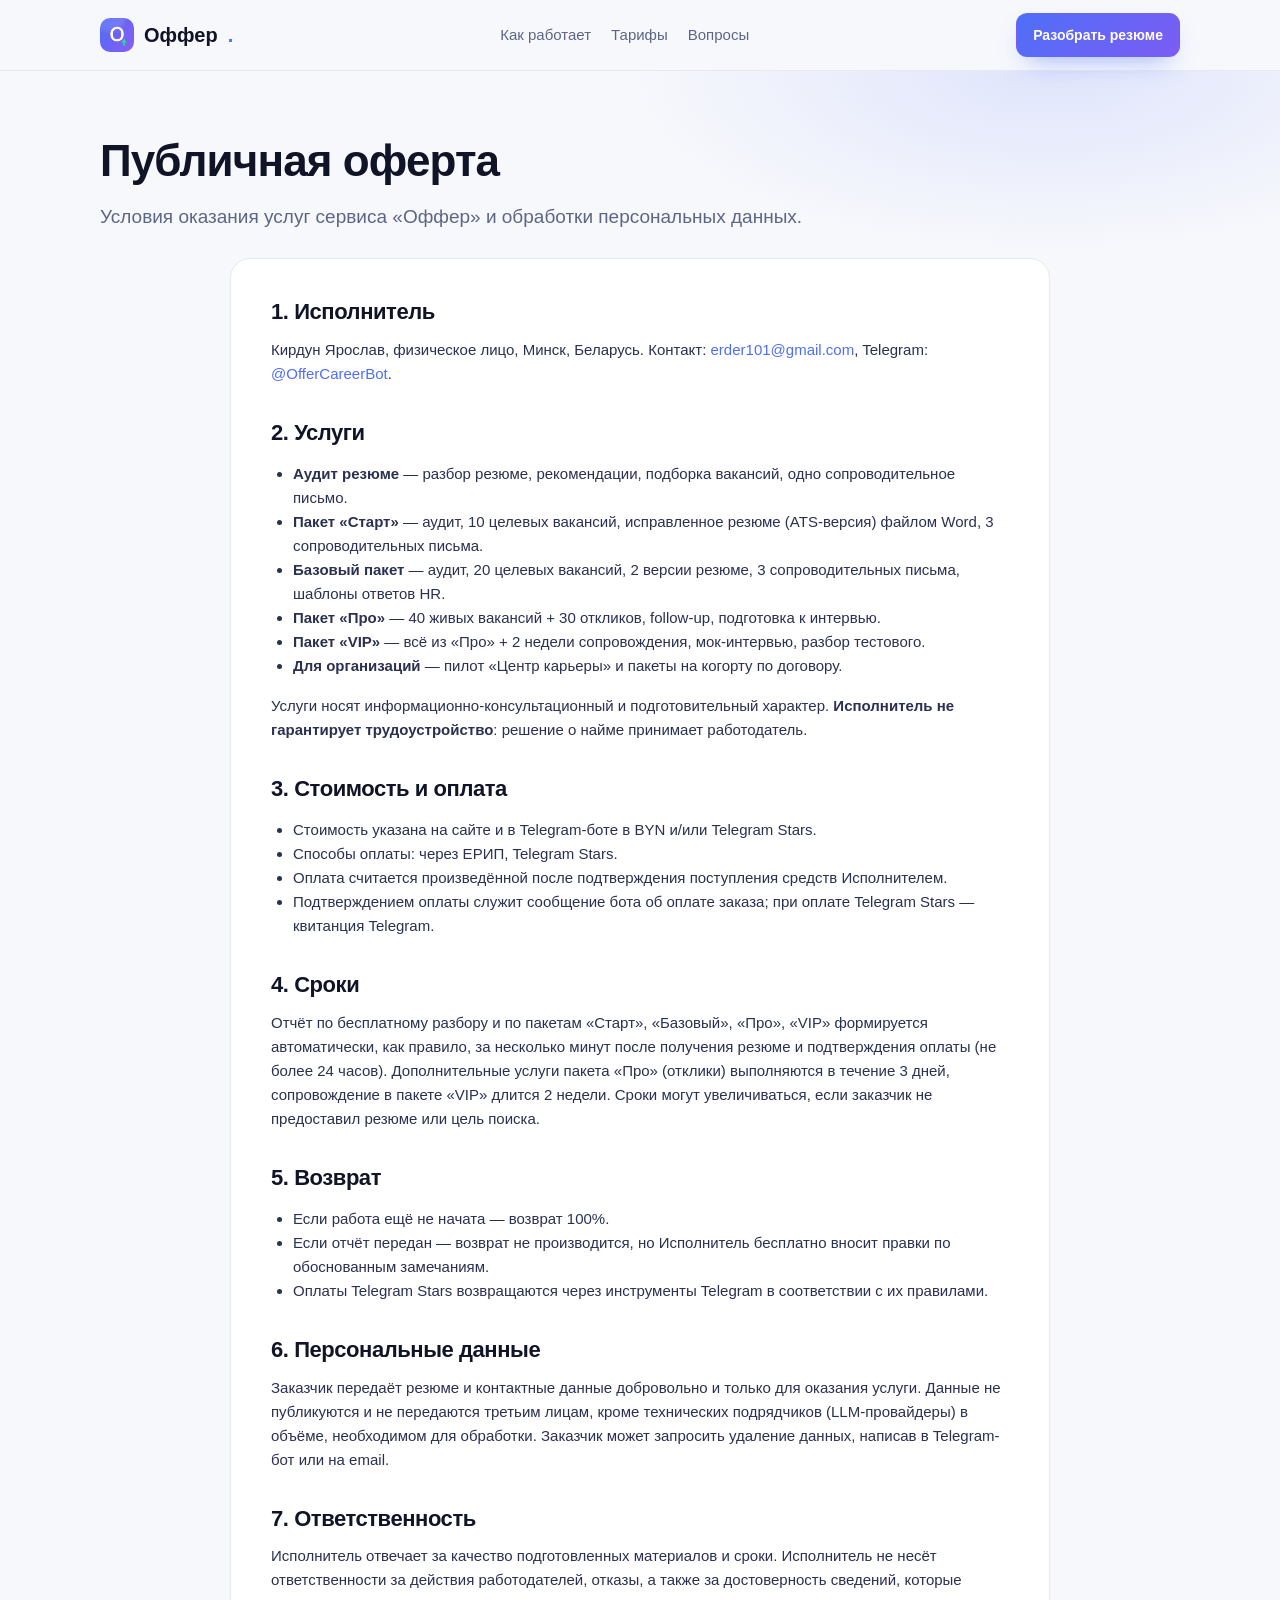
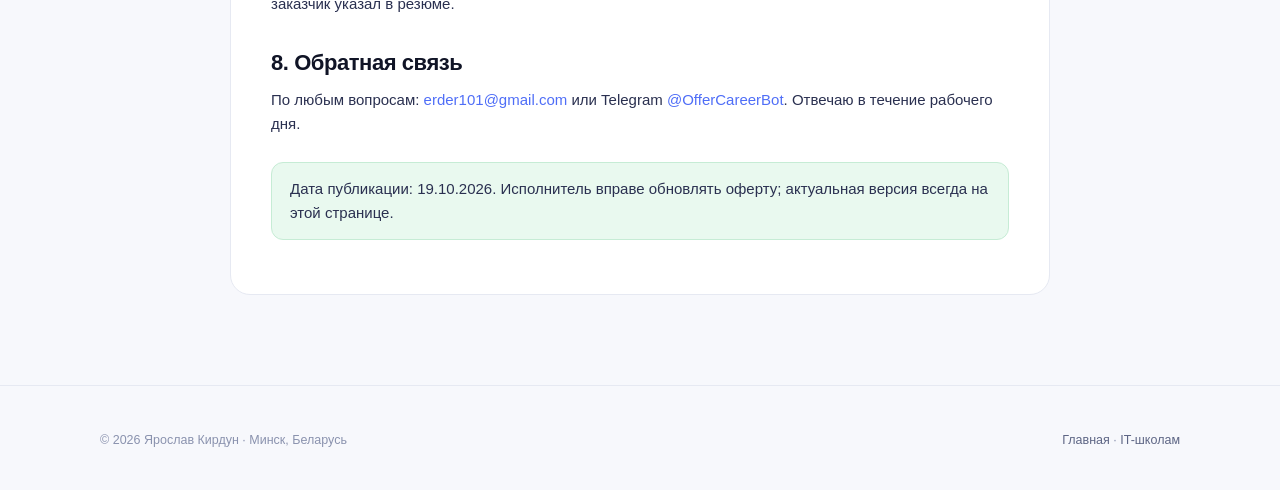
<file: oferta.html>
<!DOCTYPE html>
<html lang="ru">
<head>
<meta charset="utf-8">
<meta name="viewport" content="width=device-width, initial-scale=1">
<title>Публичная оферта и политика данных — Оффер</title>
<meta name="description" content="Публичная оферта сервиса «Оффер»: услуги, цены, порядок оплаты (ЕРИП, Telegram Stars), сроки, возврат, обработка персональных данных.">
<link rel="icon" href="assets/favicon.ico" sizes="any">
<link rel="stylesheet" href="style.css?v=20261023b">
</head>
<body>

<header class="header">
  <div class="wrap nav">
    <a class="brand" href="index.html"><img src="assets/logo-256.png" alt="">Оффер<span style="color:var(--accent)">.</span></a>
    <nav class="nav-links">
      <a href="index.html#how">Как работает</a>
      <a href="index.html#pricing">Тарифы</a>
      <a href="index.html#faq">Вопросы</a>
    </nav>
    <div class="nav-cta">
      <a class="btn btn-primary btn-sm" href="https://t.me/OfferCareerBot?start=free_audit" target="_blank" rel="noopener">Разобрать резюме</a>
    </div>
  </div>
</header>

<main class="page-hero">
  <div class="wrap">
    <h1>Публичная оферта</h1>
    <p class="lead" style="margin:14px 0 26px">Условия оказания услуг сервиса «Оффер» и обработки персональных данных.</p>

    <div class="prose">
      <h2>1. Исполнитель</h2>
      <p>Кирдун Ярослав, физическое лицо, Минск, Беларусь. Контакт: <a href="mailto:erder101@gmail.com" style="color:var(--accent)">erder101@gmail.com</a>, Telegram: <a data-bot href="https://t.me/OfferCareerBot" style="color:var(--accent)">@OfferCareerBot</a>.</p>

      <h2>2. Услуги</h2>
      <ul>
        <li><b>Аудит резюме</b> — разбор резюме, рекомендации, подборка вакансий, одно сопроводительное письмо.</li>
        <li><b>Пакет «Старт»</b> — аудит, 10 целевых вакансий, исправленное резюме (ATS-версия) файлом Word, 3 сопроводительных письма.</li>
        <li><b>Базовый пакет</b> — аудит, 20 целевых вакансий, 2 версии резюме, 3 сопроводительных письма, шаблоны ответов HR.</li>
        <li><b>Пакет «Про»</b> — 40 живых вакансий + 30 откликов, follow-up, подготовка к интервью.</li>
        <li><b>Пакет «VIP»</b> — всё из «Про» + 2 недели сопровождения, мок-интервью, разбор тестового.</li>
        <li><b>Для организаций</b> — пилот «Центр карьеры» и пакеты на когорту по договору.</li>
      </ul>
      <p>Услуги носят информационно-консультационный и подготовительный характер. <b>Исполнитель не гарантирует трудоустройство</b>: решение о найме принимает работодатель.</p>

      <h2>3. Стоимость и оплата</h2>
      <ul>
        <li>Стоимость указана на сайте и в Telegram-боте в BYN и/или Telegram Stars.</li>
        <li>Способы оплаты: через ЕРИП, Telegram Stars.</li>
        <li>Оплата считается произведённой после подтверждения поступления средств Исполнителем.</li>
        <li>Подтверждением оплаты служит сообщение бота об оплате заказа; при оплате Telegram Stars — квитанция Telegram.</li>
      </ul>

      <h2>4. Сроки</h2>
      <p>Отчёт по бесплатному разбору и по пакетам «Старт», «Базовый», «Про», «VIP» формируется автоматически, как правило, за несколько минут после получения резюме и подтверждения оплаты (не более 24 часов). Дополнительные услуги пакета «Про» (отклики) выполняются в течение 3 дней, сопровождение в пакете «VIP» длится 2 недели. Сроки могут увеличиваться, если заказчик не предоставил резюме или цель поиска.</p>

      <h2>5. Возврат</h2>
      <ul>
        <li>Если работа ещё не начата — возврат 100%.</li>
        <li>Если отчёт передан — возврат не производится, но Исполнитель бесплатно вносит правки по обоснованным замечаниям.</li>
        <li>Оплаты Telegram Stars возвращаются через инструменты Telegram в соответствии с их правилами.</li>
      </ul>

      <h2>6. Персональные данные</h2>
      <p>Заказчик передаёт резюме и контактные данные добровольно и только для оказания услуги. Данные не публикуются и не передаются третьим лицам, кроме технических подрядчиков (LLM-провайдеры) в объёме, необходимом для обработки. Заказчик может запросить удаление данных, написав в Telegram-бот или на email.</p>

      <h2>7. Ответственность</h2>
      <p>Исполнитель отвечает за качество подготовленных материалов и сроки. Исполнитель не несёт ответственности за действия работодателей, отказы, а также за достоверность сведений, которые заказчик указал в резюме.</p>

      <h2>8. Обратная связь</h2>
      <p>По любым вопросам: <a href="mailto:erder101@gmail.com" style="color:var(--accent)">erder101@gmail.com</a> или Telegram <a data-bot href="https://t.me/OfferCareerBot" style="color:var(--accent)">@OfferCareerBot</a>. Отвечаю в течение рабочего дня.</p>

      <p class="note" style="margin-top:26px">Дата публикации: 19.10.2026. Исполнитель вправе обновлять оферту; актуальная версия всегда на этой странице.</p>
    </div>
  </div>
</main>

<footer class="footer">
  <div class="wrap">
    <div class="footer-bottom" style="border:none;margin:0;padding:0">
      <span>© 2026 Ярослав Кирдун · Минск, Беларусь</span>
      <span><a href="index.html" style="display:inline;color:var(--muted)">Главная</a> · <a href="schools.html" style="display:inline;color:var(--muted)">IT-школам</a></span>
    </div>
  </div>
</footer>

<script src="script.js?v=20261023b"></script>
</body>
</html>
</file>
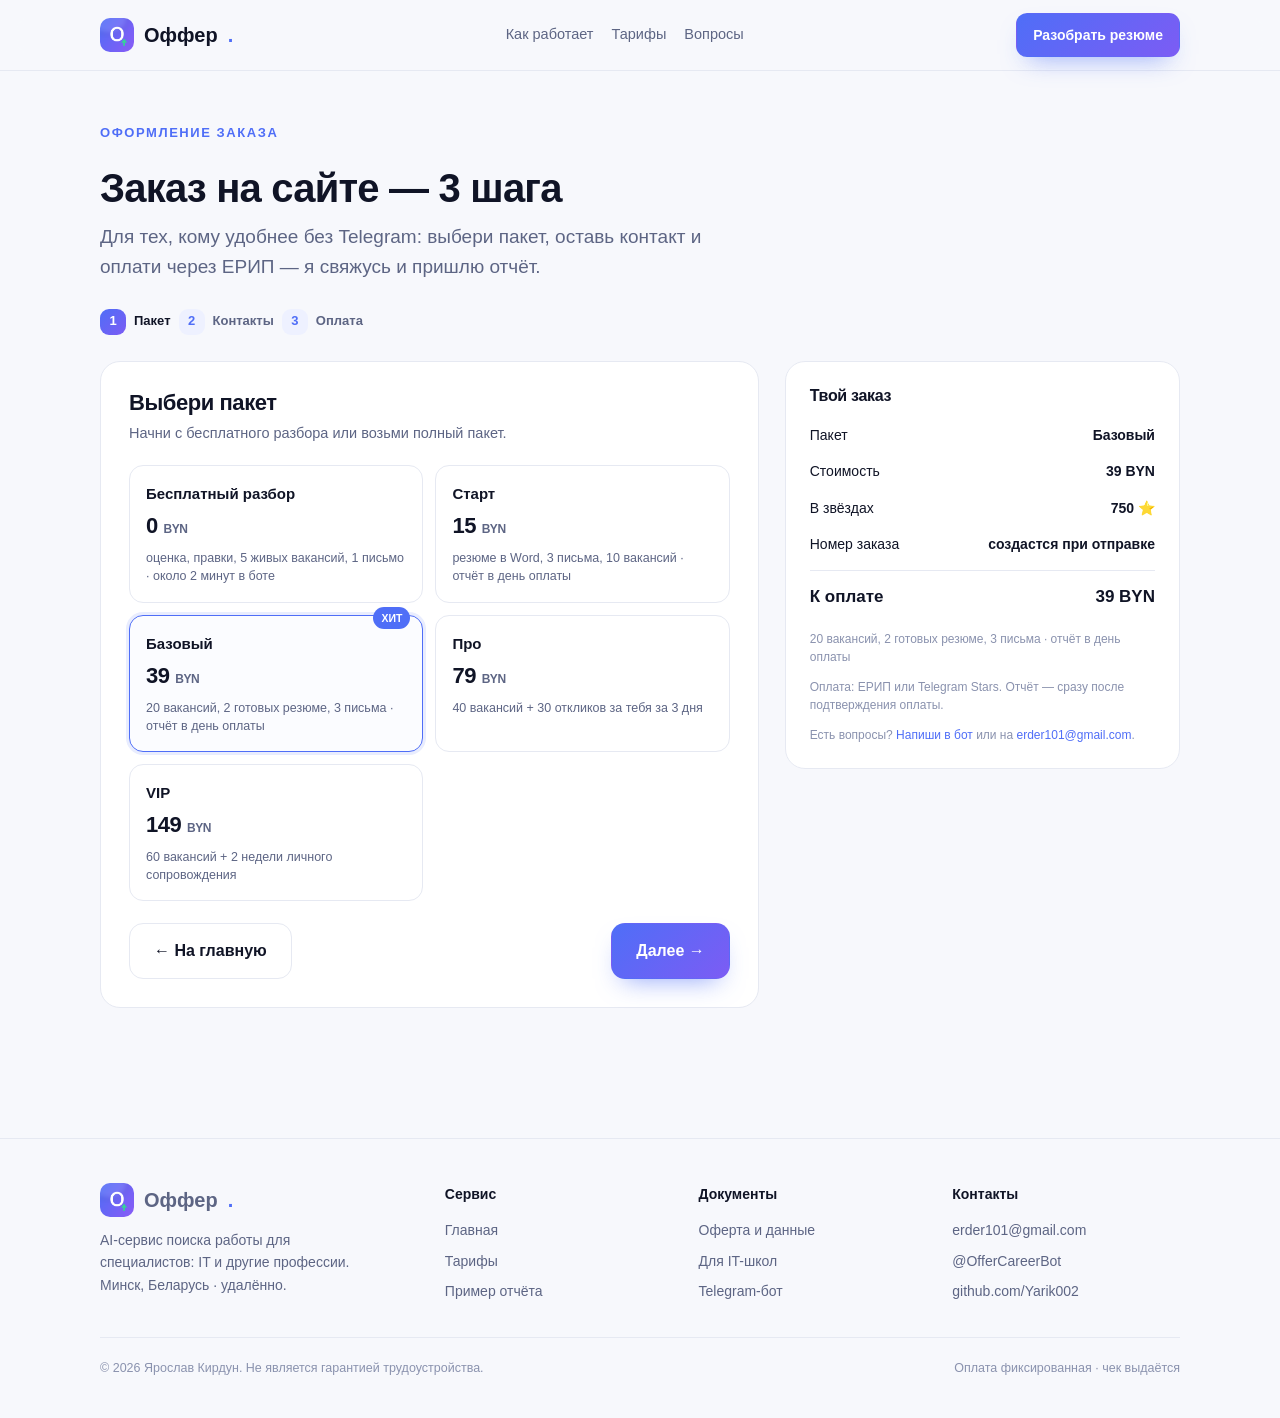
<file: order.html>
<!DOCTYPE html>
<html lang="ru">
<head>
<meta charset="utf-8">
<meta name="viewport" content="width=device-width, initial-scale=1">
<script src="https://telegram.org/js/telegram-web-app.js"></script>
<title>Оформить заказ — Оффер | AI-поиск работы</title>
<link rel="canonical" href="https://yarik002.github.io/offer-site/order.html">
<meta property="og:url" content="https://yarik002.github.io/offer-site/order.html">
<meta property="og:site_name" content="Оффер">
<meta name="twitter:card" content="summary_large_image">
<meta name="description" content="Оформление заказа на сайте сервиса «Оффер»: разбор резюме, подбор вакансий, сопроводительные письма и подготовка к интервью. Оплата через ЕРИП или Telegram Stars.">
<meta property="og:title" content="Оформить заказ — Оффер">
<meta property="og:image" content="https://yarik002.github.io/offer-site/assets/og-image.png">
<link rel="icon" href="assets/favicon.ico" sizes="any">
<link rel="stylesheet" href="style.css?v=20261023b">
<link rel="stylesheet" href="order.css?v=20261020l">
<style>
/* critical header layout: не даём шапке наезжать друг на друга */
.header .wrap.nav{display:flex;flex-wrap:nowrap;align-items:center;justify-content:space-between;gap:16px;height:70px}
.header .brand{flex:0 0 auto;white-space:nowrap}
.header .nav-links{display:flex;flex-wrap:nowrap;white-space:nowrap;gap:18px;min-width:0;font-size:14.5px}
.header .nav-links a{white-space:nowrap}
.header .nav-cta{display:flex;flex-wrap:nowrap;align-items:center;gap:8px;flex:0 0 auto}
.header .nav-cta .btn{white-space:nowrap}
@media(max-width:1220px){.header .nav-links{display:none}.header .burger{display:block}}
@media(max-width:980px){.header .nav-cta .btn-ghost{display:none}}
</style>
</head>
<body>

<header class="header">
  <div class="wrap nav">
    <a class="brand" href="index.html"><img src="assets/logo-256.png" alt="">Оффер<span style="color:var(--accent)">.</span></a>
    <nav class="nav-links">
      <a href="index.html#how">Как работает</a>
      <a href="index.html#pricing">Тарифы</a>
      <a href="index.html#faq">Вопросы</a>
    </nav>
    <div class="nav-cta">
      <a class="btn btn-primary btn-sm" href="https://t.me/OfferCareerBot?start=free_audit" target="_blank" rel="noopener">Разобрать резюме</a>
    </div>
  </div>
</header>

<main class="order-wrap">
  <div class="wrap">
    <div style="margin-bottom:26px">
      <span class="eyebrow">Оформление заказа</span>
      <h1 style="font-size:clamp(26px,4vw,40px);margin:8px 0 10px">Заказ на сайте — 3 шага</h1>
      <p class="lead" style="max-width:640px">Для тех, кому удобнее без Telegram: выбери пакет, оставь контакт и оплати через ЕРИП — я свяжусь и пришлю отчёт.</p>
    </div>

    <div class="progress">
      <div class="pstep active"><span class="dot">1</span> Пакет</div>
      <div class="pstep"><span class="dot">2</span> Контакты</div>
      <div class="pstep"><span class="dot">3</span> Оплата</div>
    </div>

    <div class="order-grid">
      <div class="order-card">
        <!-- Шаг 1 -->
        <section class="step-panel active" data-panel="1">
          <h2>Выбери пакет</h2>
          <div class="sub">Начни с бесплатного разбора или возьми полный пакет.</div>
          <div class="plan-options">
            <label class="plan-option" data-plan="free">
              <input type="radio" name="plan">
              <div class="po-name">Бесплатный разбор</div>
              <div class="po-price">0 <small>BYN</small></div>
              <div class="po-desc">оценка, правки, 5 живых вакансий, 1 письмо · около 2 минут в боте</div>
            </label>
            <label class="plan-option" data-plan="start">
              <input type="radio" name="plan">
              <div class="po-name">Старт</div>
              <div class="po-price">15 <small>BYN</small></div>
              <div class="po-desc">резюме в Word, 3 письма, 10 вакансий · отчёт в день оплаты</div>
            </label>
            <label class="plan-option selected" data-plan="base">
              <input type="radio" name="plan">
              <div class="po-name">Базовый</div>
              <div class="po-price">39 <small>BYN</small></div>
              <div class="po-desc">20 вакансий, 2 готовых резюме, 3 письма · отчёт в день оплаты</div>
              <span class="po-badge">ХИТ</span>
            </label>
            <label class="plan-option" data-plan="pro">
              <input type="radio" name="plan">
              <div class="po-name">Про</div>
              <div class="po-price">79 <small>BYN</small></div>
              <div class="po-desc">40 вакансий + 30 откликов за тебя за 3 дня</div>
            </label>
            <label class="plan-option" data-plan="vip">
              <input type="radio" name="plan">
              <div class="po-name">VIP</div>
              <div class="po-price">149 <small>BYN</small></div>
              <div class="po-desc">60 вакансий + 2 недели личного сопровождения</div>
            </label>
          </div>
          <div class="nav-btns">
            <a class="btn btn-ghost" href="index.html">← На главную</a>
            <button class="btn btn-primary" id="next1">Далее →</button>
          </div>
        </section>

        <!-- Шаг 2 -->
        <section class="step-panel" data-panel="2">
          <h2>Контакты и цель</h2>
          <div class="sub">Нужны, чтобы связаться с тобой и подготовить отчёт. Резюме пришлёшь в Telegram.</div>
          <div class="field">
            <label for="fName">Имя</label>
            <input id="fName" type="text" placeholder="Ярослав" autocomplete="name">
          </div>
          <div class="field-row">
            <div class="field">
              <label for="fContact">Telegram / телефон / email</label>
              <input id="fContact" type="text" placeholder="@username или +375..." autocomplete="off">
              <div class="hint">Лучше Telegram — там пришлю отчёт и чек.</div>
            </div>
            <div class="field">
              <label for="fExp">Уровень / опыт</label>
              <select id="fExp">
                <option value="">Не выбрано</option>
                <option>Нет опыта, студент</option>
                <option>До 1 года</option>
                <option>1–3 года</option>
                <option>3+ года</option>
              </select>
            </div>
          </div>
          <div class="field">
            <label for="fRole">Куда целимся</label>
            <input id="fRole" type="text" placeholder="Junior Python Backend, удалённо / Бухгалтер, Минск">
            <div class="hint">Роль и формат: например, «Junior Python Backend, удалённо», «Бухгалтер, Минск» или «Маркетолог, удалённо».</div>
          </div>
          <div class="field">
            <label for="fComment">Комментарий (необязательно)</label>
            <textarea id="fComment" rows="3" placeholder="Например: нужно сделать упор на финтех и тестовое задание"></textarea>
          </div>
          <div class="nav-btns">
            <button class="btn btn-ghost" data-back="1">← Назад</button>
            <button class="btn btn-primary" id="next2">Далее →</button>
          </div>
        </section>

        <!-- Шаг 3 -->
        <section class="step-panel" data-panel="3">
          <h2>Оплата</h2>
          <div class="sub">Выбери способ. Сумма фиксированная — ровно столько, сколько указано.</div>
          <div class="pay-methods" style="grid-template-columns:repeat(2,1fr)">
            <label class="pay-method selected" data-pay="erip"><input type="radio" name="pay">
              <div class="pm-ico">🧾</div><b>ЕРИП</b><span>Система расчётов</span></label>
            <label class="pay-method" data-pay="stars"><input type="radio" name="pay">
              <div class="pm-ico">⭐</div><b>Telegram Stars</b><span>в 2 клика</span></label>
          </div>
          <div class="pay-details" id="payDetails"></div>
          <div class="order-note">🔒 Мы не просим коды из СМС, данные карты или пароли. Только платёж через ЕРИП или оплата Stars внутри Telegram. Фиксированная сумма без обмена.</div>
          <div class="nav-btns">
            <button class="btn btn-ghost" data-back="2">← Назад</button>
            <button class="btn btn-primary" id="submitOrder">Оформить заявку</button>
          </div>

          <div class="success-panel" id="successPanel">
            <h3>✅ Заявка создана</h3>
            <div id="successText"></div>
            <div class="success-pay" id="successPay"></div>
            <div class="order-paths">
              <div class="path-card">
                <h4>🧾 Оформить на сайте</h4>
                <p>Оплати ровно указанную сумму через ЕРИП и отправь заявку на email — администратор увидит её и свяжется. Telegram не обязателен.</p>
                <div class="hint">Реквизиты — в блоке выше.</div>
              </div>
              <div class="path-card tg">
                <h4>✈️ Продолжить в Telegram</h4>
                <p>Отправь заявку боту — он попросит резюме, покажет оплату и пришлёт отчёт после подтверждения. Заказ сразу появится в админ-панели.</p>
                <div class="hint">Выбери чат «Оффер — AI-поиск работы» в окне отправки.</div>
              </div>
            </div>
            <ol>
              <li>Скопируй заявку или отправь её боту/на email.</li>
              <li>Оплати ровно указанную сумму (ЕРИП или Stars).</li>
              <li>Пришли резюме — сразу после подтверждения начну работу.</li>
            </ol>
            <div class="order-actions">
              <button type="button" class="btn btn-primary" id="emailOrderBtn">📧 Отправить заявку на email</button>
              <button type="button" class="btn btn-green" id="paidEmailBtn">✅ Я оплатил — отправить подтверждение</button>
              <button type="button" class="btn" id="copyOrderBtn">📋 Скопировать заявку</button>
              <button type="button" class="btn btn-ghost" id="sendTgBtn">✈️ Продолжить в Telegram</button>
            </div>
            <div id="starsWrap" style="display:none;margin-top:14px">
              <a class="btn btn-green" id="starsBtn" data-bot href="https://t.me/OfferCareerBot">⭐ Оплатить Stars в боте</a>
              <div class="hint" style="margin-top:6px">После оплаты Stars отчёт придёт автоматически за пару минут.</div>
            </div>
            <div class="hint" id="tgHint" style="margin-top:12px">Для варианта с Telegram: в окне отправки выбери чат <b>«Оффер — AI-поиск работы»</b> и нажми «Отправить». Для варианта с сайтом — отправь заявку на email: Telegram не обязателен.</div>
            <div class="hint" style="margin-top:6px">Твой номер заказа: <span class="order-id" id="orderIdLabel">—</span></div>
          </div>
        </section>
      </div>

      <!-- Сводка -->
      <aside class="summary-card">
        <h3>Твой заказ</h3>
        <div class="sum-row"><span>Пакет</span><b id="sumPlan">Базовый</b></div>
        <div class="sum-row"><span>Стоимость</span><b id="sumPrice">39 BYN</b></div>
        <div class="sum-row"><span>В звёздах</span><b id="sumStars">750 ⭐</b></div>
        <div class="sum-row"><span>Номер заказа</span><b id="sumComment">создастся при отправке</b></div>
        <div class="sum-row total"><span>К оплате</span><span id="sumTotal">39 BYN</span></div>
        <div class="sum-note" id="sumDesc">20 вакансий, 2 готовых резюме, 3 письма · отчёт в день оплаты</div>
        <div class="sum-note">Оплата: ЕРИП или Telegram Stars. Отчёт — сразу после подтверждения оплаты.</div>
        <div class="sum-note">Есть вопросы? <a data-bot href="https://t.me/OfferCareerBot" style="color:var(--accent)">Напиши в бот</a> или на <a href="mailto:erder101@gmail.com" style="color:var(--accent)">erder101@gmail.com</a>.</div>
      </aside>
    </div>
  </div>
</main>

<footer class="footer">
  <div class="wrap">
    <div class="footer-grid">
      <div><div class="brand" style="margin-bottom:12px"><img src="assets/logo-256.png" alt="">Оффер<span style="color:var(--accent)">.</span></div><p style="max-width:280px;margin:0">AI-сервис поиска работы для специалистов: IT и другие профессии. Минск, Беларусь · удалённо.</p></div>
      <div><b>Сервис</b><a href="index.html">Главная</a><a href="index.html#pricing">Тарифы</a><a href="demo-report.html">Пример отчёта</a></div>
      <div><b>Документы</b><a href="oferta.html">Оферта и данные</a><a href="schools.html">Для IT-школ</a><a data-bot href="https://t.me/OfferCareerBot">Telegram-бот</a></div>
      <div><b>Контакты</b><a href="mailto:erder101@gmail.com">erder101@gmail.com</a><a data-bot href="https://t.me/OfferCareerBot">@OfferCareerBot</a><a href="https://github.com/Yarik002" target="_blank" rel="noopener">github.com/Yarik002</a></div>
    </div>
    <div class="footer-bottom"><span>© 2026 Ярослав Кирдун. Не является гарантией трудоустройства.</span><span>Оплата фиксированная · чек выдаётся</span></div>
  </div>
</footer>

<div class="email-modal" id="emailModal" aria-hidden="true">
  <div class="email-card" role="dialog" aria-modal="true" aria-labelledby="emailTitle">
    <button type="button" class="email-close" id="emailClose" aria-label="Закрыть">×</button>
    <h3 id="emailTitle">📧 Отправить заявку на email</h3>
    <p class="email-sub">Заявка <b id="emailOrderNum">—</b> · получатель <b>erder101@gmail.com</b></p>
    <div class="email-actions">
      <a class="email-opt" id="emailGmail" target="_blank" rel="noopener">
        <b>Открыть Gmail</b><small>письмо уже заполнено — останется нажать «Отправить»</small>
      </a>
      <button type="button" class="email-opt" id="emailCopy">
        <b>Скопировать письмо</b><small>вставить в почту или мессенджер</small>
      </button>
    </div>
    <div class="hint" style="margin-top:12px">Если Gmail не открылся — нажми «Скопировать письмо» и отправь на <b>erder101@gmail.com</b>.</div>
  </div>
</div>

<script src="script.js?v=20261023b"></script>
<script src="order.js?v=20261023b"></script>
</body>
</html>
</file>
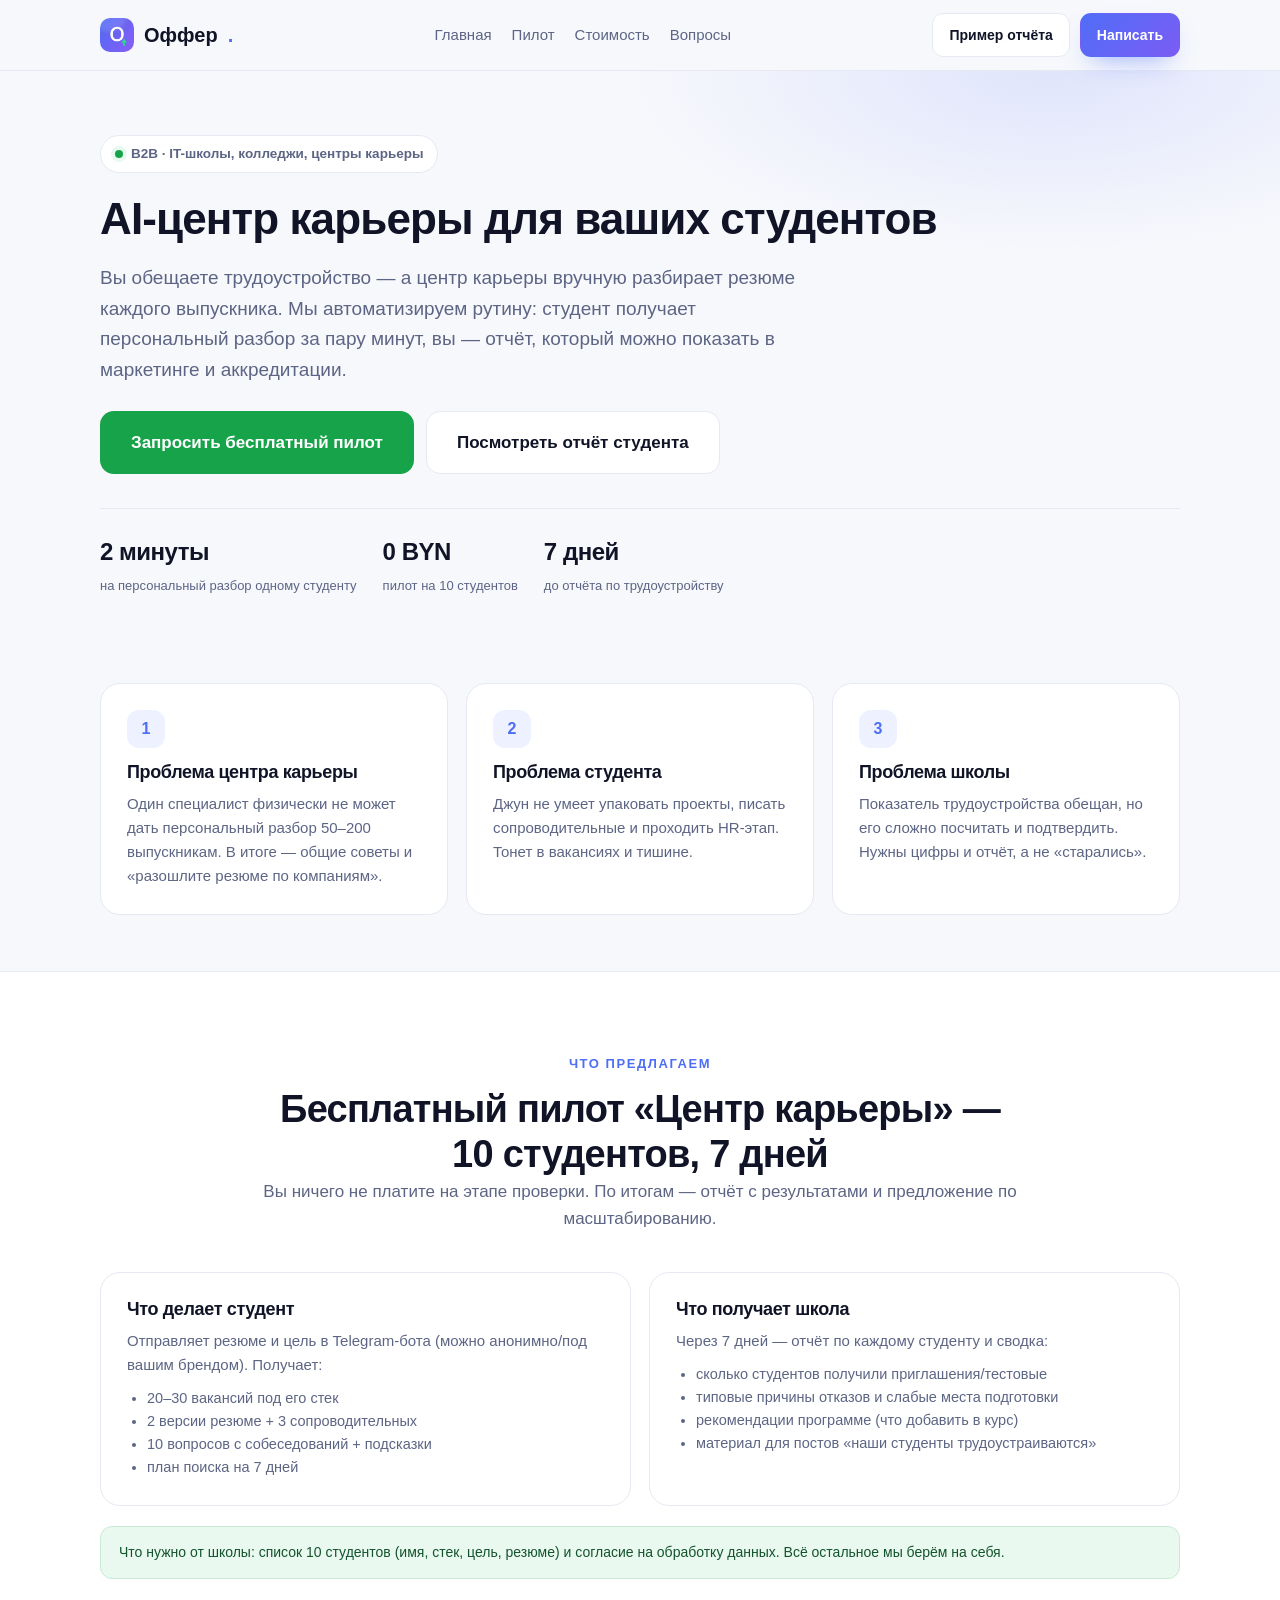
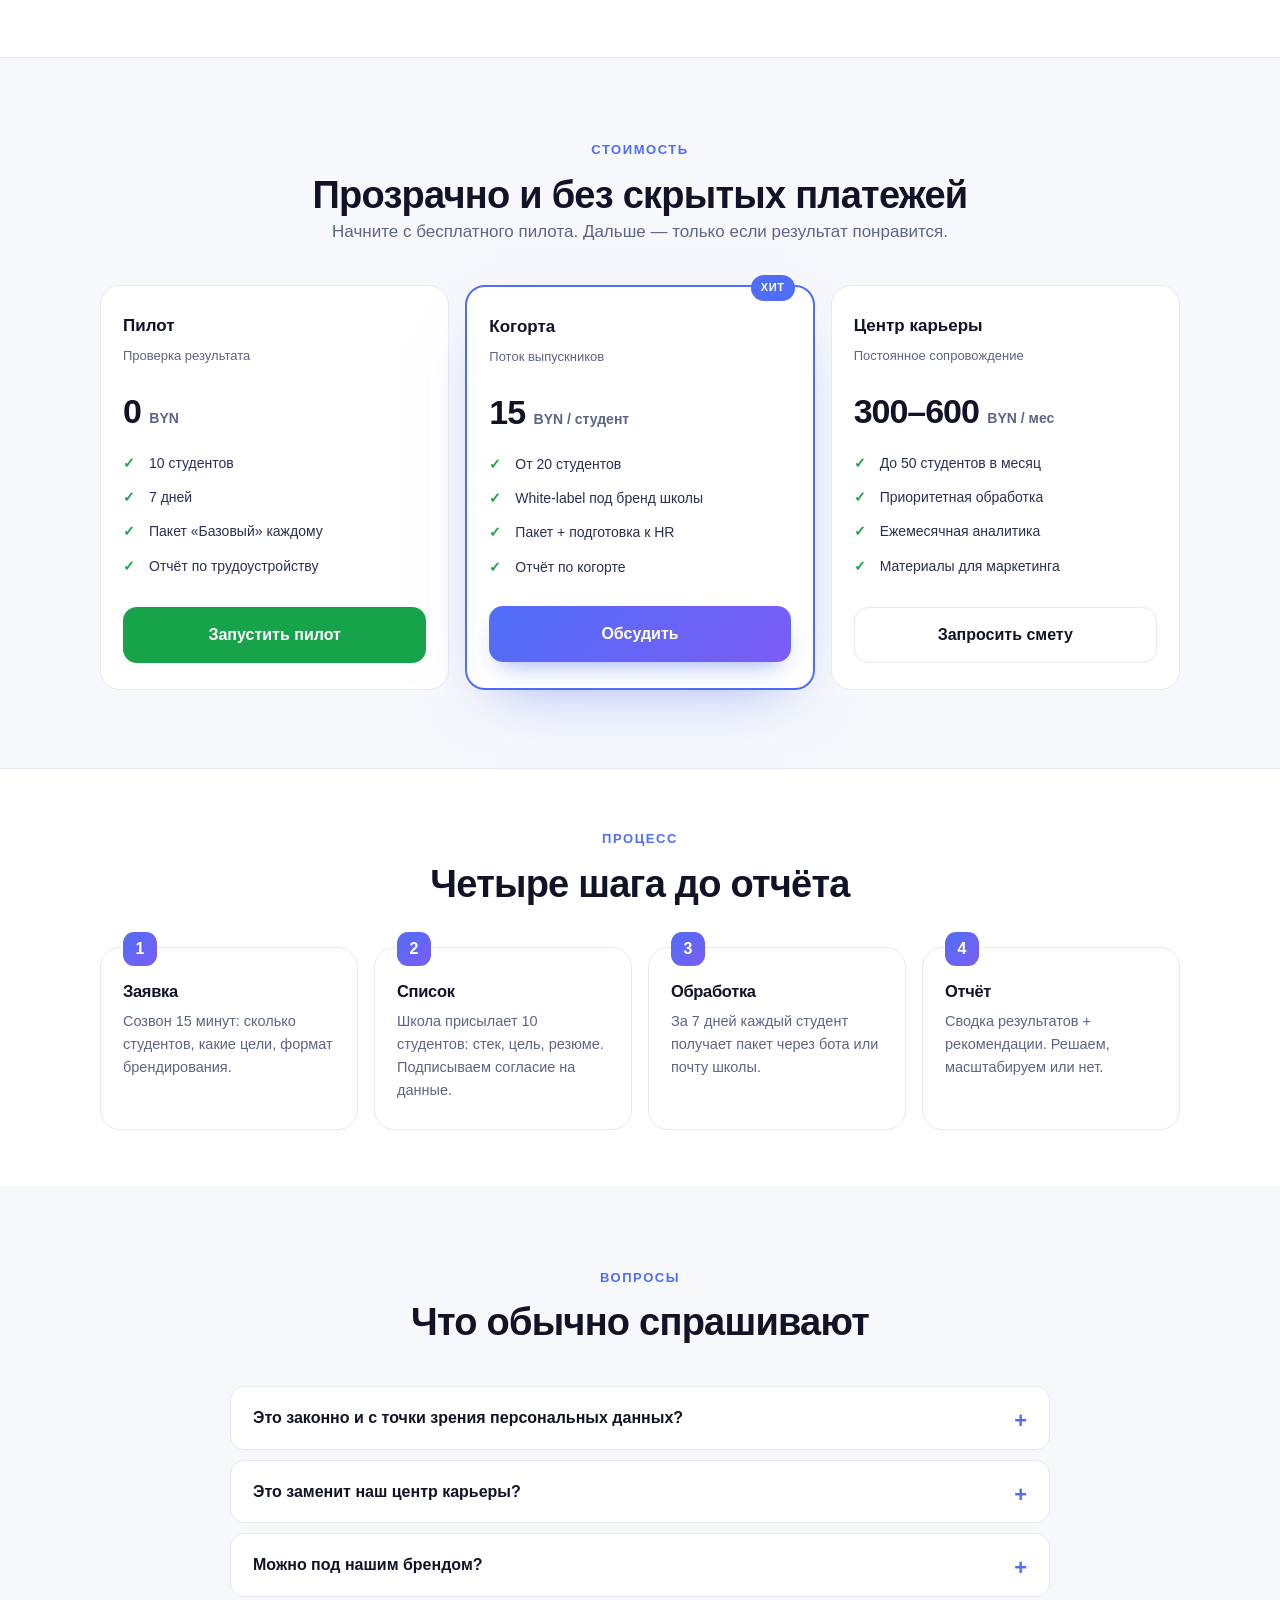
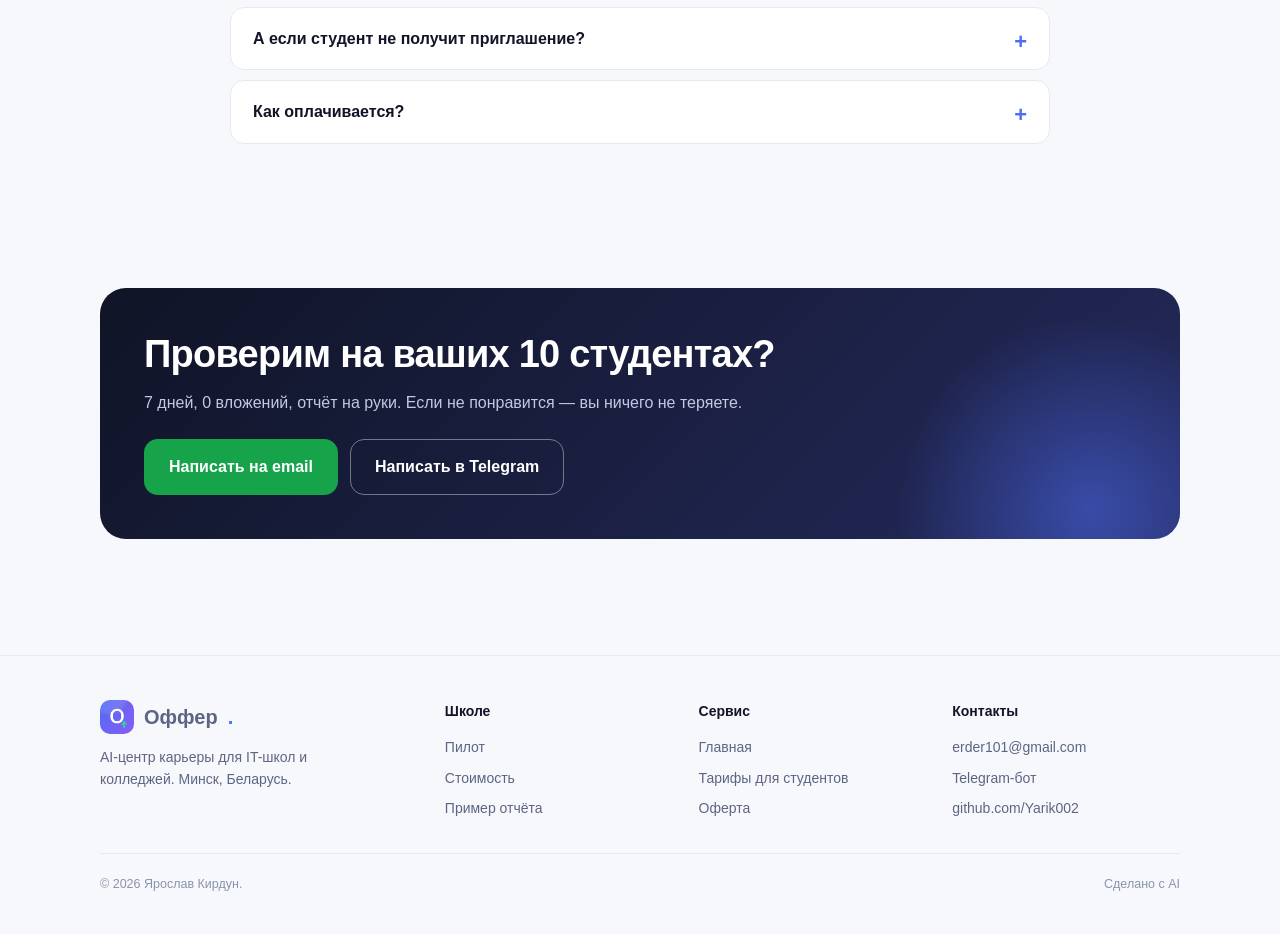
<file: schools.html>
<!DOCTYPE html>
<html lang="ru">
<head>
<meta charset="utf-8">
<meta name="viewport" content="width=device-width, initial-scale=1">
<title>AI-центр карьеры для IT-школ и колледжей — Оффер</title>
<link rel="canonical" href="https://yarik002.github.io/offer-site/schools.html">
<meta property="og:url" content="https://yarik002.github.io/offer-site/schools.html">
<meta property="og:site_name" content="Оффер">
<meta name="twitter:card" content="summary_large_image">
<meta name="description" content="White-label AI-центр карьеры для IT-школ и колледжей: каждый студент получает персональный пакет вакансий, резюме и подготовки к интервью за пару минут. Отчёт по трудоустройству для школы. Бесплатный пилот на 10 студентов.">
<meta property="og:title" content="AI-центр карьеры для IT-школ — Оффер">
<meta property="og:image" content="https://yarik002.github.io/offer-site/assets/og-image.png">
<link rel="icon" href="assets/favicon.ico" sizes="any">
<link rel="stylesheet" href="style.css?v=20261023b">
</head>
<body>

<header class="header">
  <div class="wrap nav">
    <a class="brand" href="index.html"><img src="assets/logo-256.png" alt="Оффер">Оффер<span style="color:var(--accent)">.</span></a>
    <nav class="nav-links">
      <a href="index.html">Главная</a>
      <a href="#offer">Пилот</a>
      <a href="#price">Стоимость</a>
      <a href="#faq-school">Вопросы</a>
    </nav>
    <div class="nav-cta">
      <a class="btn btn-ghost btn-sm" href="demo-report.html">Пример отчёта</a>
      <a class="btn btn-primary btn-sm" data-bot href="https://t.me/OfferCareerBot">Написать</a>
      <button class="burger" id="burger" aria-label="Меню">☰</button>
    </div>
  </div>
  <div class="mobile-menu" id="mobileMenu">
    <a href="index.html">Главная</a><a href="#offer">Пилот</a><a href="#price">Стоимость</a><a href="#faq-school">Вопросы</a>
    <a data-bot href="https://t.me/OfferCareerBot">Написать в Telegram →</a>
  </div>
</header>

<main>
  <section class="page-hero">
    <div class="wrap">
      <div class="badge"><span class="dot"></span>B2B · IT-школы, колледжи, центры карьеры</div>
      <h1>AI-центр карьеры для ваших студентов</h1>
      <p class="lead" style="max-width:720px;margin:18px 0 26px">Вы обещаете трудоустройство — а центр карьеры вручную разбирает резюме каждого выпускника. Мы автоматизируем рутину: студент получает персональный разбор за пару минут, вы — отчёт, который можно показать в маркетинге и аккредитации.</p>
      <div class="cta-row">
        <a class="btn btn-green btn-lg" href="mailto:erder101@gmail.com?subject=Пилот%20AI-центра%20карьеры">Запросить бесплатный пилот</a>
        <a class="btn btn-ghost btn-lg" href="demo-report.html">Посмотреть отчёт студента</a>
      </div>
      <div class="hero-stats">
        <div class="hstat"><b>2 минуты</b><span>на персональный разбор одному студенту</span></div>
        <div class="hstat"><b>0 BYN</b><span>пилот на 10 студентов</span></div>
        <div class="hstat"><b>7 дней</b><span>до отчёта по трудоустройству</span></div>
      </div>
    </div>
  </section>

  <section class="section tight">
    <div class="wrap">
      <div class="grid g3">
        <div class="card"><div class="num">1</div><h3>Проблема центра карьеры</h3><p>Один специалист физически не может дать персональный разбор 50–200 выпускникам. В итоге — общие советы и «разошлите резюме по компаниям».</p></div>
        <div class="card"><div class="num">2</div><h3>Проблема студента</h3><p>Джун не умеет упаковать проекты, писать сопроводительные и проходить HR-этап. Тонет в вакансиях и тишине.</p></div>
        <div class="card"><div class="num">3</div><h3>Проблема школы</h3><p>Показатель трудоустройства обещан, но его сложно посчитать и подтвердить. Нужны цифры и отчёт, а не «старались».</p></div>
      </div>
    </div>
  </section>

  <section class="section" id="offer" style="background:#fff;border-top:1px solid var(--line);border-bottom:1px solid var(--line)">
    <div class="wrap">
      <div class="section-head">
        <span class="eyebrow">Что предлагаем</span>
        <h2>Бесплатный пилот «Центр карьеры» — 10 студентов, 7 дней</h2>
        <p>Вы ничего не платите на этапе проверки. По итогам — отчёт с результатами и предложение по масштабированию.</p>
      </div>
      <div class="grid g2">
        <div class="card">
          <h3>Что делает студент</h3>
          <p>Отправляет резюме и цель в Telegram-бота (можно анонимно/под вашим брендом). Получает:</p>
          <ul style="color:var(--muted);font-size:14.5px;padding-left:20px;margin:10px 0 0">
            <li>20–30 вакансий под его стек</li>
            <li>2 версии резюме + 3 сопроводительных</li>
            <li>10 вопросов с собеседований + подсказки</li>
            <li>план поиска на 7 дней</li>
          </ul>
        </div>
        <div class="card">
          <h3>Что получает школа</h3>
          <p>Через 7 дней — отчёт по каждому студенту и сводка:</p>
          <ul style="color:var(--muted);font-size:14.5px;padding-left:20px;margin:10px 0 0">
            <li>сколько студентов получили приглашения/тестовые</li>
            <li>типовые причины отказов и слабые места подготовки</li>
            <li>рекомендации программе (что добавить в курс)</li>
            <li>материал для постов «наши студенты трудоустраиваются»</li>
          </ul>
        </div>
      </div>
      <div class="note" style="margin-top:20px">Что нужно от школы: список 10 студентов (имя, стек, цель, резюме) и согласие на обработку данных. Всё остальное мы берём на себя.</div>
    </div>
  </section>

  <section class="section" id="price">
    <div class="wrap">
      <div class="section-head">
        <span class="eyebrow">Стоимость</span>
        <h2>Прозрачно и без скрытых платежей</h2>
        <p>Начните с бесплатного пилота. Дальше — только если результат понравится.</p>
      </div>
      <div class="plans plans-3">
        <div class="plan">
          <div class="pname">Пилот</div>
          <div class="pdesc">Проверка результата</div>
          <div class="price">0 <small>BYN</small></div>
          <ul><li>10 студентов</li><li>7 дней</li><li>Пакет «Базовый» каждому</li><li>Отчёт по трудоустройству</li></ul>
          <a class="btn btn-green" href="mailto:erder101@gmail.com?subject=Пилот%20AI-центра%20карьеры">Запустить пилот</a>
        </div>
        <div class="plan hot">
          <div class="pname">Когорта</div>
          <div class="pdesc">Поток выпускников</div>
          <div class="price">15 <small>BYN / студент</small></div>
          <ul><li>От 20 студентов</li><li>White-label под бренд школы</li><li>Пакет + подготовка к HR</li><li>Отчёт по когорте</li></ul>
          <a class="btn btn-primary" href="mailto:erder101@gmail.com?subject=Пакет%20Когорта">Обсудить</a>
        </div>
        <div class="plan">
          <div class="pname">Центр карьеры</div>
          <div class="pdesc">Постоянное сопровождение</div>
          <div class="price">300–600 <small>BYN / мес</small></div>
          <ul><li>До 50 студентов в месяц</li><li>Приоритетная обработка</li><li>Ежемесячная аналитика</li><li>Материалы для маркетинга</li></ul>
          <a class="btn btn-ghost" href="mailto:erder101@gmail.com?subject=Подписка%20Центр%20карьеры">Запросить смету</a>
        </div>
      </div>
    </div>
  </section>

  <section class="section tight" style="background:#fff;border-top:1px solid var(--line)">
    <div class="wrap">
      <div class="section-head"><span class="eyebrow">Процесс</span><h2>Четыре шага до отчёта</h2></div>
      <div class="steps">
        <div class="step"><h3>Заявка</h3><p>Созвон 15 минут: сколько студентов, какие цели, формат брендирования.</p></div>
        <div class="step"><h3>Список</h3><p>Школа присылает 10 студентов: стек, цель, резюме. Подписываем согласие на данные.</p></div>
        <div class="step"><h3>Обработка</h3><p>За 7 дней каждый студент получает пакет через бота или почту школы.</p></div>
        <div class="step"><h3>Отчёт</h3><p>Сводка результатов + рекомендации. Решаем, масштабируем или нет.</p></div>
      </div>
    </div>
  </section>

  <section class="section" id="faq-school">
    <div class="wrap">
      <div class="section-head"><span class="eyebrow">Вопросы</span><h2>Что обычно спрашивают</h2></div>
      <div class="faq">
        <details><summary>Это законно и с точки зрения персональных данных?</summary><p>Да. Данные студентов передаются с их согласия и используются только для подготовки пакета. Условия пилота и дальнейшего сотрудничества оформим так, как удобно учреждению.</p></details>
        <details><summary>Это заменит наш центр карьеры?</summary><p>Нет, это инструмент центра карьеры. Он снимает рутину и даёт отчётность, а люди занимаются тем, что требует живого участия: встречами, связями с работодателями, поддержкой.</p></details>
        <details><summary>Можно под нашим брендом?</summary><p>Да: пакеты и отчёт оформляются под названием школы, студент получает материалы «от центра карьеры».</p></details>
        <details><summary>А если студент не получит приглашение?</summary><p>Мы не обещаем оффер — рынок зависит от студента. Мы обещаем качество материалов и отчёт с причинами отказов. Это честно и полезно программе.</p></details>
        <details><summary>Как оплачивается?</summary><p>Безналичный расчёт по договору (BYN) на расчётный счёт. Пилот — бесплатно.</p></details>
      </div>
    </div>
  </section>

  <section class="section tight">
    <div class="wrap">
      <div class="b2b">
        <h2>Проверим на ваших 10 студентах?</h2>
        <p>7 дней, 0 вложений, отчёт на руки. Если не понравится — вы ничего не теряете.</p>
        <div class="cta-row" style="margin-top:14px">
          <a class="btn btn-green" href="mailto:erder101@gmail.com?subject=Пилот%20AI-центра%20карьеры">Написать на email</a>
          <a class="btn btn-ghost" data-bot href="https://t.me/OfferCareerBot" style="background:transparent;color:#fff;border-color:rgba(255,255,255,.4)">Написать в Telegram</a>
        </div>
      </div>
    </div>
  </section>
</main>

<footer class="footer">
  <div class="wrap">
    <div class="footer-grid">
      <div><div class="brand" style="margin-bottom:12px"><img src="assets/logo-256.png" alt="">Оффер<span style="color:var(--accent)">.</span></div><p style="max-width:280px;margin:0">AI-центр карьеры для IT-школ и колледжей. Минск, Беларусь.</p></div>
      <div><b>Школе</b><a href="#offer">Пилот</a><a href="#price">Стоимость</a><a href="demo-report.html">Пример отчёта</a></div>
      <div><b>Сервис</b><a href="index.html">Главная</a><a href="index.html#pricing">Тарифы для студентов</a><a href="oferta.html">Оферта</a></div>
      <div><b>Контакты</b><a href="mailto:erder101@gmail.com">erder101@gmail.com</a><a data-bot href="https://t.me/OfferCareerBot">Telegram-бот</a><a href="https://github.com/Yarik002" target="_blank" rel="noopener">github.com/Yarik002</a></div>
    </div>
    <div class="footer-bottom"><span>© 2026 Ярослав Кирдун.</span><span>Сделано с AI</span></div>
  </div>
</footer>

<script src="script.js?v=20261023b"></script>
</body>
</html>
</file>
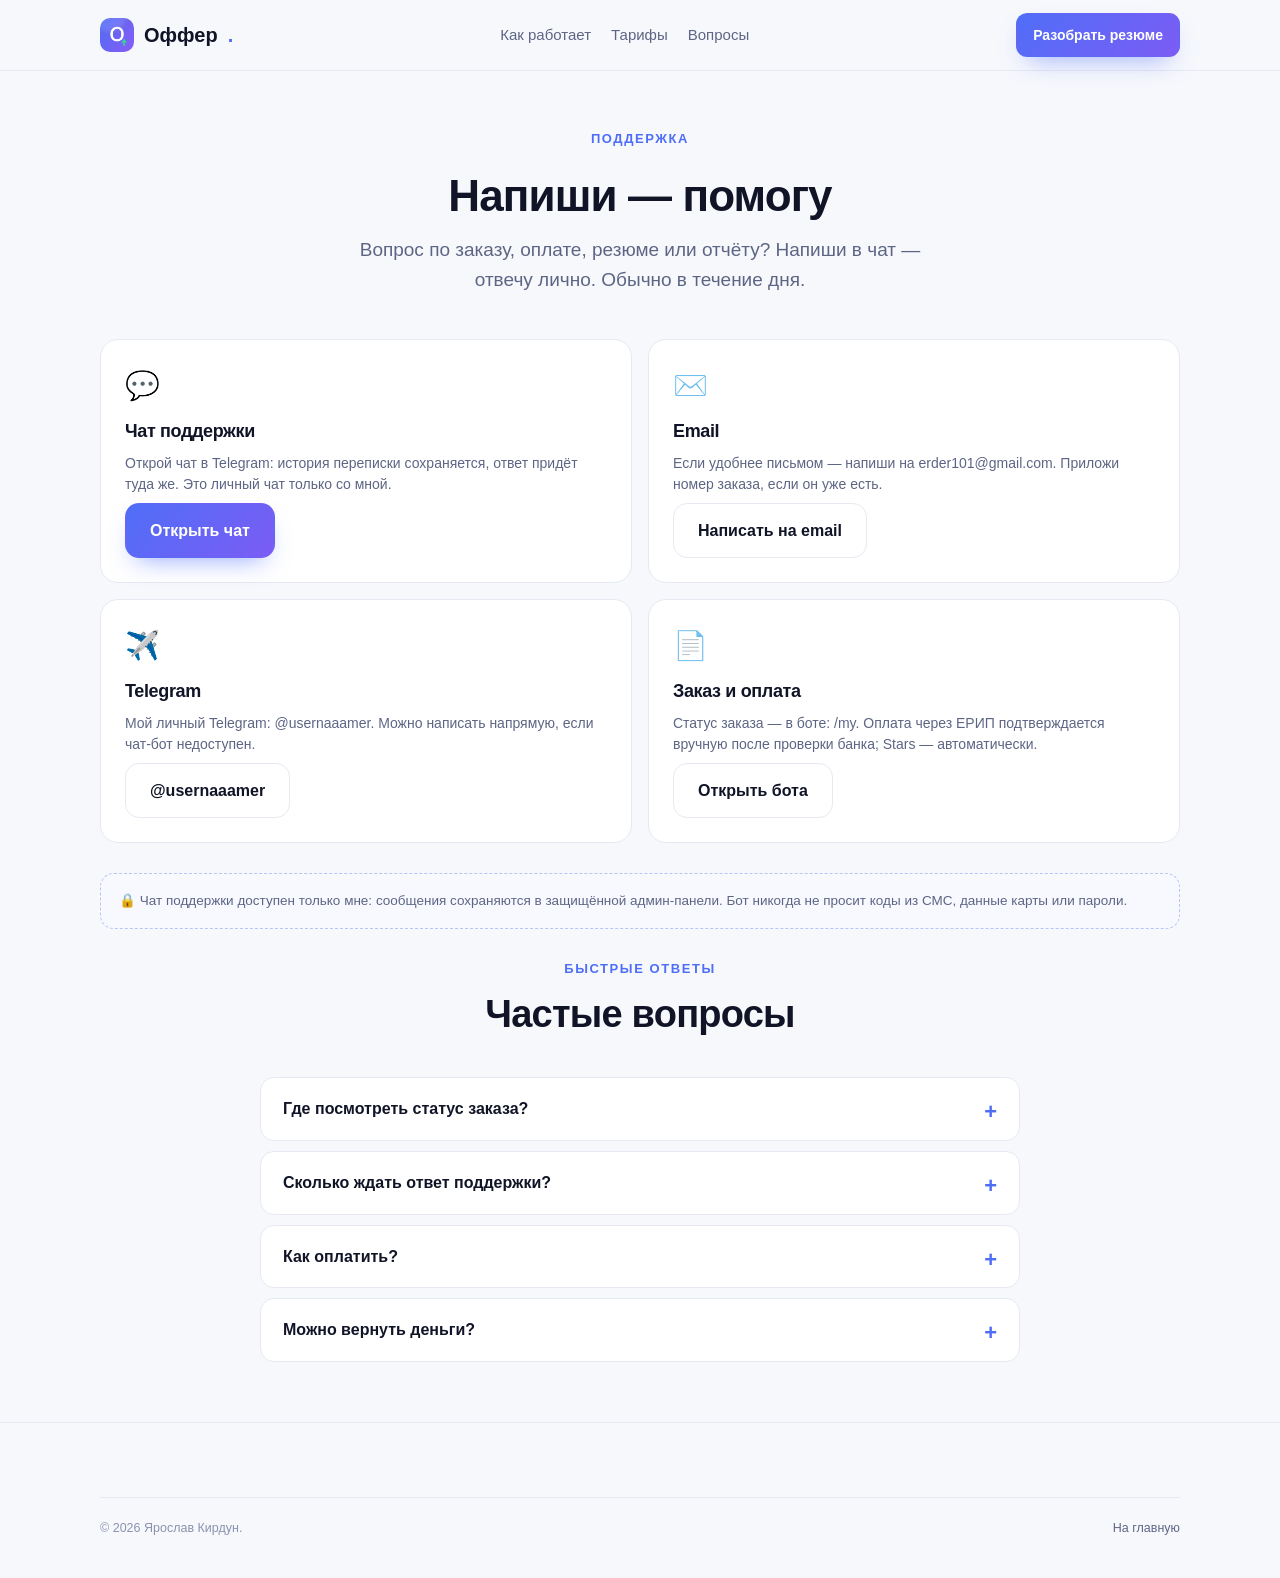
<file: support.html>
<!DOCTYPE html>
<html lang="ru">
<head>
<meta charset="utf-8">
<meta name="viewport" content="width=device-width, initial-scale=1">
<title>Поддержка — Оффер</title>
<meta name="description" content="Поддержка сервиса «Оффер»: чат в Telegram, email, частые вопросы.">
<link rel="icon" href="assets/favicon.ico" sizes="any">
<link rel="stylesheet" href="style.css">
<style>
.support-hero{padding:54px 0 20px;text-align:center}
.support-hero h1{font-size:clamp(28px,4vw,44px);margin:8px 0 12px}
.support-grid{display:grid;grid-template-columns:1fr 1fr;gap:16px;margin:24px 0 30px}
.support-card{background:#fff;border:1px solid var(--line);border-radius:18px;padding:24px;display:flex;flex-direction:column;gap:8px}
.support-card .ico{font-size:28px}
.support-card h3{margin:4px 0 2px;font-size:18px}
.support-card p{color:var(--muted);margin:0;font-size:14px;line-height:1.5}
.support-card .btn{margin-top:auto;align-self:flex-start}
.support-note{background:#f8f9ff;border:1px dashed #b9c4f5;border-radius:14px;padding:16px 18px;color:var(--muted);font-size:13.5px;line-height:1.6}
.support-faq{max-width:760px;margin:26px auto 0}
@media(max-width:720px){.support-grid{grid-template-columns:1fr}}
</style>
</head>
<body>
<header class="header">
  <div class="wrap nav">
    <a class="brand" href="index.html"><img src="assets/logo-256.png" alt="">Оффер<span style="color:var(--accent)">.</span></a>
    <nav class="nav-links">
      <a href="index.html#how">Как работает</a>
      <a href="index.html#pricing">Тарифы</a>
      <a href="index.html#faq">Вопросы</a>
    </nav>
    <div class="nav-cta">
      <a class="btn btn-primary btn-sm" href="https://t.me/OfferCareerBot?start=free_audit" target="_blank" rel="noopener">Разобрать резюме</a>
    </div>
  </div>
</header>

<main>
  <section class="support-hero">
    <div class="wrap">
      <span class="eyebrow">Поддержка</span>
      <h1>Напиши — помогу</h1>
      <p class="lead" style="max-width:620px;margin:0 auto">Вопрос по заказу, оплате, резюме или отчёту? Напиши в чат — отвечу лично. Обычно в течение дня.</p>
    </div>
  </section>
  <div class="wrap">
    <div class="support-grid">
      <div class="support-card">
        <div class="ico">💬</div>
        <h3>Чат поддержки</h3>
        <p>Открой чат в Telegram: история переписки сохраняется, ответ придёт туда же. Это личный чат только со мной.</p>
        <a class="btn btn-primary" data-bot href="https://t.me/OfferCareerBot?start=support">Открыть чат</a>
      </div>
      <div class="support-card">
        <div class="ico">✉️</div>
        <h3>Email</h3>
        <p>Если удобнее письмом — напиши на erder101@gmail.com. Приложи номер заказа, если он уже есть.</p>
        <a class="btn btn-ghost" href="mailto:erder101@gmail.com?subject=Поддержка%20Оффер">Написать на email</a>
      </div>
      <div class="support-card">
        <div class="ico">✈️</div>
        <h3>Telegram</h3>
        <p>Мой личный Telegram: @usernaaamer. Можно написать напрямую, если чат-бот недоступен.</p>
        <a class="btn btn-ghost" href="https://t.me/usernaaamer" target="_blank" rel="noopener">@usernaaamer</a>
      </div>
      <div class="support-card">
        <div class="ico">📄</div>
        <h3>Заказ и оплата</h3>
        <p>Статус заказа — в боте: /my. Оплата через ЕРИП подтверждается вручную после проверки банка; Stars — автоматически.</p>
        <a class="btn btn-ghost" data-bot href="https://t.me/OfferCareerBot">Открыть бота</a>
      </div>
    </div>
    <div class="support-note">
      🔒 Чат поддержки доступен только мне: сообщения сохраняются в защищённой админ-панели. Бот никогда не просит коды из СМС, данные карты или пароли.
    </div>
    <div class="support-faq">
      <div class="section-head"><span class="eyebrow">Быстрые ответы</span><h2>Частые вопросы</h2></div>
      <div class="faq">
        <details><summary>Где посмотреть статус заказа?</summary><p>В боте команда <b>/my</b> — список заказов и статусы.</p></details>
        <details><summary>Сколько ждать ответ поддержки?</summary><p>Обычно в течение дня. Если срочно — напиши в Telegram @usernaaamer.</p></details>
        <details><summary>Как оплатить?</summary><p>ЕРИП или Telegram Stars. Реквизиты приходят в боте, сумма фиксированная.</p></details>
        <details><summary>Можно вернуть деньги?</summary><p>Если работа не начата — да. Если отчёт передан — бесплатные правки; условия в <a href="oferta.html" style="color:var(--accent)">оферте</a>.</p></details>
      </div>
    </div>
  </div>
</main>

<footer class="footer">
  <div class="wrap">
    <div class="footer-bottom"><span>© 2026 Ярослав Кирдун.</span><span><a href="index.html" style="display:inline;color:var(--muted)">На главную</a></span></div>
  </div>
</footer>
<script src="script.js"></script>
</body>
</html>
</file>
<file: style.css>
/* ===== Оффер — дизайн-система ===== */
:root{
  --ink:#101426;
  --ink-2:#2a3050;
  --muted:#5d6584;
  --muted-2:#8a92ae;
  --line:#e6e9f2;
  --bg:#f7f8fc;
  --card:#ffffff;
  --accent:#4f6ef7;
  --accent-2:#7c5cf4;
  --green:#16a34a;
  --green-bg:#e9f9ef;
  --yellow:#f5b301;
  --radius:20px;
  --radius-sm:14px;
  --shadow:0 10px 30px -12px rgba(24,32,72,.18);
  --shadow-lg:0 30px 70px -30px rgba(24,32,72,.35);
  --max:1120px;
}
*{box-sizing:border-box}
html{scroll-behavior:smooth}
body{
  margin:0;background:var(--bg);color:var(--ink);
  font-family:-apple-system,"Segoe UI",Roboto,"Helvetica Neue",Arial,sans-serif;
  line-height:1.6;-webkit-font-smoothing:antialiased;
}
img{max-width:100%;display:block}
a{color:inherit;text-decoration:none}
h1,h2,h3{margin:0;line-height:1.2;letter-spacing:-.02em}
h1{font-size:clamp(30px,5vw,54px);font-weight:800}
h2{font-size:clamp(24px,3.2vw,38px);font-weight:800}
h3{font-size:18px;font-weight:700}
p{margin:0 0 14px}
.wrap{max-width:var(--max);margin:0 auto;padding:0 20px}
.section{padding:78px 0}
.section.tight{padding:56px 0}
.section-head{max-width:760px;margin:0 auto 40px;text-align:center}
.section-head p{color:var(--muted);font-size:17px}
.eyebrow{display:inline-block;font-size:13px;font-weight:700;letter-spacing:.12em;
  text-transform:uppercase;color:var(--accent);margin-bottom:12px}
.lead{color:var(--muted);font-size:clamp(16px,2vw,19px)}

/* кнопки */
.btn{display:inline-flex;align-items:center;justify-content:center;gap:8px;
  padding:14px 24px;border-radius:14px;font-weight:700;font-size:16px;
  border:1px solid transparent;cursor:pointer;transition:.18s ease;white-space:nowrap}
.btn-primary{background:linear-gradient(135deg,var(--accent),var(--accent-2));color:#fff;
  box-shadow:0 12px 26px -12px rgba(79,110,247,.65)}
.btn-primary:hover{transform:translateY(-2px);box-shadow:0 18px 34px -14px rgba(79,110,247,.8)}
.btn-green{background:var(--green);color:#fff}
.btn-green:hover{background:#138a3f;transform:translateY(-2px)}
.btn-ghost{background:#fff;border-color:var(--line);color:var(--ink)}
.btn-ghost:hover{border-color:var(--accent);color:var(--accent)}
.btn-sm{padding:10px 16px;font-size:14px;border-radius:11px}
.btn-lg{padding:17px 30px;font-size:17px}
.cta-row{display:flex;gap:12px;flex-wrap:wrap}

/* шапка */
.header{position:sticky;top:0;z-index:50;background:rgba(247,248,252,.86);
  backdrop-filter:blur(14px);border-bottom:1px solid var(--line)}
.nav{display:flex;align-items:center;justify-content:space-between;height:70px;gap:20px}
.brand{display:flex;align-items:center;gap:10px;font-weight:800;font-size:20px}
.brand img{width:34px;height:34px;border-radius:10px}
.nav-links{display:flex;gap:26px;font-size:15px;color:var(--muted)}
.nav-links a{transition:.15s}
.nav-links a:hover{color:var(--accent)}
.nav-cta{display:flex;gap:10px;align-items:center}
.burger{display:none;border:none;background:#fff;border:1px solid var(--line);border-radius:11px;
  width:44px;height:44px;font-size:20px;cursor:pointer}
.mobile-menu{display:none;border-top:1px solid var(--line);background:#fff;padding:14px 20px 20px}
.mobile-menu a{display:block;padding:11px 0;font-weight:600;color:var(--ink-2);border-bottom:1px solid var(--line)}
.mobile-menu a:last-child{border:none}
.mobile-menu.open{display:block}

/* hero */
.hero{position:relative;overflow:hidden;padding:74px 0 64px;
  background:radial-gradient(800px 380px at 78% 0%,rgba(79,110,247,.16),transparent 62%),
             radial-gradient(600px 300px at 4% 32%,rgba(124,92,244,.12),transparent 60%)}
.hero-grid{display:grid;grid-template-columns:1.12fr .88fr;gap:44px;align-items:center}
.badge{display:inline-flex;align-items:center;gap:8px;background:#fff;border:1px solid var(--line);
  border-radius:999px;padding:7px 14px;font-size:13.5px;color:var(--muted);font-weight:600;margin-bottom:20px}
.badge .dot{width:8px;height:8px;border-radius:50%;background:var(--green);box-shadow:0 0 0 4px var(--green-bg)}
.hero h1 em{font-style:normal;background:linear-gradient(135deg,var(--accent),var(--accent-2));
  -webkit-background-clip:text;background-clip:text;color:transparent}
.hero .lead{max-width:560px;margin:20px 0 28px}
.hero-stats{display:flex;gap:26px;flex-wrap:wrap;margin-top:34px;padding-top:24px;border-top:1px solid var(--line)}
.hstat b{display:block;font-size:24px;font-weight:800;letter-spacing:-.02em}
.hstat span{font-size:13px;color:var(--muted)}

/* мок-отчёт в hero */
.report-mock{background:#fff;border:1px solid var(--line);border-radius:22px;box-shadow:var(--shadow-lg);padding:20px;transform:rotate(-1.2deg)}
.rm-top{display:flex;align-items:center;justify-content:space-between;padding-bottom:14px;border-bottom:1px solid var(--line)}
.rm-brand{display:flex;align-items:center;gap:8px;font-weight:800;font-size:15px}
.rm-brand img{width:24px;height:24px;border-radius:7px}
.rm-score{display:flex;align-items:center;gap:10px}
.rm-score b{font-size:30px;color:var(--accent);line-height:1}
.rm-score small{font-size:12px;color:var(--muted);display:block}
.rm-row{display:flex;gap:10px;align-items:flex-start;padding:11px 0;border-bottom:1px dashed var(--line);font-size:13.5px}
.rm-row:last-child{border:none}
.rm-row .ico{width:22px;height:22px;border-radius:7px;display:grid;place-items:center;font-size:12px;flex:0 0 auto;margin-top:1px}
.ico.g{background:var(--green-bg);color:var(--green)}
.ico.b{background:#eef1ff;color:var(--accent)}
.rm-row b{display:block;font-size:13.5px}
.rm-row span{color:var(--muted);font-size:12.5px}
.rm-tag{background:var(--green-bg);color:var(--green);font-size:11.5px;font-weight:700;padding:2px 8px;border-radius:6px}

/* карточки */
.grid{display:grid;gap:18px}
.g2{grid-template-columns:repeat(2,1fr)}
.g3{grid-template-columns:repeat(3,1fr)}
.g4{grid-template-columns:repeat(4,1fr)}
.card{background:var(--card);border:1px solid var(--line);border-radius:var(--radius);padding:26px;transition:.2s}
.card:hover{box-shadow:var(--shadow);transform:translateY(-3px)}
.card .num{display:inline-grid;place-items:center;width:38px;height:38px;border-radius:12px;
  background:#eef1ff;color:var(--accent);font-weight:800;margin-bottom:14px}
.card p{color:var(--muted);margin:0;font-size:15px}
.card h3{margin-bottom:8px}

/* шаги */
.steps{display:grid;grid-template-columns:repeat(4,1fr);gap:16px;counter-reset:step}
.step{position:relative;background:#fff;border:1px solid var(--line);border-radius:var(--radius);padding:26px 22px}
.step::before{counter-increment:step;content:counter(step);position:absolute;top:-16px;left:22px;
  width:34px;height:34px;border-radius:11px;background:linear-gradient(135deg,var(--accent),var(--accent-2));
  color:#fff;font-weight:800;display:grid;place-items:center;font-size:16px}
.step h3{margin:8px 0 8px;font-size:16.5px}
.step p{color:var(--muted);font-size:14.5px;margin:0}

/* тарифы */
.pricing-toggle{display:flex;justify-content:center;gap:6px;background:#fff;border:1px solid var(--line);
  border-radius:12px;padding:5px;width:max-content;margin:0 auto 30px}
.pricing-toggle button{border:none;background:transparent;padding:9px 18px;border-radius:9px;font-weight:700;
  font-size:14px;color:var(--muted);cursor:pointer;transition:.15s}
.pricing-toggle button.active{background:linear-gradient(135deg,var(--accent),var(--accent-2));color:#fff}
.plans{display:grid;grid-template-columns:repeat(4,1fr);gap:16px;align-items:stretch}
.plans.plans-3{grid-template-columns:repeat(3,1fr)}
@media (max-width:860px){.plans.plans-3{grid-template-columns:1fr;max-width:460px;margin:0 auto}}
.plan{position:relative;display:flex;flex-direction:column;background:#fff;border:1px solid var(--line);
  border-radius:var(--radius);padding:26px 22px;transition:.2s}
.plan:hover{box-shadow:var(--shadow);transform:translateY(-3px)}
.plan.hot{border:2px solid var(--accent);box-shadow:0 24px 60px -30px rgba(79,110,247,.55)}
.plan.hot::after{content:"ХИТ";position:absolute;top:-12px;right:18px;background:var(--accent);color:#fff;
  font-size:11px;font-weight:800;letter-spacing:.06em;padding:4px 10px;border-radius:999px}
.plan .pname{font-weight:800;font-size:17px;margin-bottom:6px}
.plan .pdesc{color:var(--muted);font-size:13px;min-height:38px;margin-bottom:10px}
.plan .price{font-size:34px;font-weight:800;letter-spacing:-.03em;line-height:1}
.plan .price small{font-size:14px;color:var(--muted);font-weight:600;letter-spacing:0}
.plan ul{list-style:none;padding:0;margin:18px 0 22px;flex:1}
.plan li{font-size:14px;color:var(--ink-2);padding:6px 0 6px 26px;position:relative}
.plan li::before{content:"✓";position:absolute;left:0;top:6px;color:var(--green);font-weight:800}
.plan .pay-note{font-size:11.5px;color:var(--muted-2);text-align:center;margin-top:10px}

/* оплата */
.pay-grid{display:grid;grid-template-columns:repeat(3,1fr);gap:16px}
.pay-card{background:#fff;border:1px solid var(--line);border-radius:var(--radius);padding:24px}
.pay-card .pico{width:44px;height:44px;border-radius:13px;display:grid;place-items:center;font-size:21px;
  background:#eef1ff;margin-bottom:14px}
.pay-card p{color:var(--muted);font-size:14.5px;margin:0}
.pay-card b{display:block;margin-bottom:6px;font-size:16px}
.stars{background:linear-gradient(135deg,#fff8e1,#fff3cd);border-color:#f3dfa2}

/* B2B баннер */
.b2b{background:linear-gradient(135deg,#101426,#242a5c);color:#fff;border-radius:26px;padding:44px;position:relative;overflow:hidden}
.b2b::after{content:"";position:absolute;inset:auto -120px -180px auto;width:420px;height:420px;
  background:radial-gradient(circle,rgba(79,110,247,.5),transparent 65%)}
.b2b h2{color:#fff;margin-bottom:12px}
.b2b p{color:#c3c8e2;max-width:640px}
.b2b .btn{margin-top:10px;position:relative;z-index:1}

/* демо */
.demo-card{display:grid;grid-template-columns:1fr 1fr;gap:0;background:#fff;border:1px solid var(--line);
  border-radius:24px;overflow:hidden;box-shadow:var(--shadow)}
.demo-left{padding:36px;display:flex;flex-direction:column;justify-content:center}
.demo-right{background:linear-gradient(135deg,#0f1428,#232a5e);padding:30px;display:flex;align-items:center;justify-content:center}
.demo-right img{border-radius:14px;box-shadow:0 30px 60px -20px rgba(0,0,0,.5);width:90%}
.score-badge{display:inline-flex;align-items:baseline;gap:6px;background:var(--green-bg);color:var(--green);
  font-weight:800;padding:8px 14px;border-radius:12px;width:max-content;margin-bottom:16px}
.score-badge b{font-size:26px}

/* faq */
.faq{max-width:820px;margin:0 auto}
.faq details{background:#fff;border:1px solid var(--line);border-radius:var(--radius-sm);padding:18px 22px;margin-bottom:10px}
.faq summary{cursor:pointer;font-weight:700;font-size:16px;list-style:none;position:relative;padding-right:26px}
.faq summary::-webkit-details-marker{display:none}
.faq summary::after{content:"+";position:absolute;right:0;top:-2px;font-size:22px;color:var(--accent);font-weight:600}
.faq details[open] summary::after{content:"–"}
.faq p{color:var(--muted);margin:12px 0 0;font-size:15px}

/* about */
.about-grid{display:grid;grid-template-columns:auto 1fr;gap:24px;align-items:start;
  background:#fff;border:1px solid var(--line);border-radius:var(--radius);padding:30px}
.about-ava{width:84px;height:84px;border-radius:22px}
.about-grid h3{margin-bottom:4px}
.about-links{display:flex;gap:16px;flex-wrap:wrap;font-size:14px}
.about-links a{color:var(--accent);font-weight:600}

/* финальный CTA */
.final{background:linear-gradient(135deg,#4f6ef7,#7c5cf4);border-radius:28px;padding:56px 40px;color:#fff;text-align:center}
.final h2{color:#fff;margin-bottom:12px}
.final p{color:#e3e7ff;max-width:600px;margin:0 auto 26px}
.final .btn{background:#fff;color:var(--ink)}
.final .btn:hover{transform:translateY(-2px)}

/* подвал */
.footer{border-top:1px solid var(--line);padding:44px 0 40px;margin-top:60px;color:var(--muted);font-size:14px}
.footer-grid{display:grid;grid-template-columns:1.4fr 1fr 1fr 1fr;gap:26px}
.footer b{color:var(--ink);display:block;margin-bottom:10px;font-size:14px}
.footer a{display:block;padding:4px 0;color:var(--muted)}
.footer a:hover{color:var(--accent)}
.footer-bottom{margin-top:30px;padding-top:20px;border-top:1px solid var(--line);
  display:flex;justify-content:space-between;gap:12px;flex-wrap:wrap;font-size:12.5px;color:var(--muted-2)}

/* анимация появления */
.reveal{opacity:0;transform:translateY(18px);transition:opacity .6s ease,transform .6s ease}
.reveal.in{opacity:1;transform:none}

/* страница школ/оферты */
.page-hero{padding:64px 0 30px;background:radial-gradient(700px 300px at 82% 0%,rgba(79,110,247,.14),transparent 60%)}
.page-hero h1{font-size:clamp(28px,4vw,44px)}
.prose{max-width:820px;margin:0 auto;background:#fff;border:1px solid var(--line);border-radius:var(--radius);padding:40px}
.prose h2{font-size:22px;margin:34px 0 12px}
.prose h2:first-child{margin-top:0}
.prose p,.prose li{color:var(--ink-2);font-size:15px}
.prose ul{padding-left:22px}
.note{background:var(--green-bg);border:1px solid #c6ecd5;border-radius:12px;padding:14px 18px;color:#14532d;font-size:14px}
.warn{background:#fff8e1;border:1px solid #f3dfa2;border-radius:12px;padding:14px 18px;color:#6b4e00;font-size:14px}

/* адаптив */
@media (max-width:980px){
  .hero-grid{grid-template-columns:1fr;gap:34px}
  .report-mock{transform:none;max-width:520px}
  .g4,.steps,.plans{grid-template-columns:repeat(2,1fr)}
  .footer-grid{grid-template-columns:1fr 1fr}
  .b2b{padding:32px 24px}
  .demo-card{grid-template-columns:1fr}
  .demo-right{display:none}
}
@media (max-width:720px){
  .nav-links,.nav-cta .btn-ghost{display:none}
  .burger{display:block}
  .section{padding:56px 0}
  .g2,.g3,.g4,.steps,.plans,.pay-grid{grid-template-columns:1fr}
  .about-grid{grid-template-columns:1fr}
  .final{padding:38px 22px}
  .prose{padding:24px 18px}
  .hero-stats{gap:18px}
  .cta-row .btn{width:100%}
  .footer-grid{grid-template-columns:1fr}
}


/* ===== Выбор способа оформления ===== */
.choice-modal{position:fixed;inset:0;background:rgba(10,14,30,.55);display:none;align-items:center;justify-content:center;padding:18px;z-index:120}
.choice-modal.open{display:flex}
.choice-card{background:#fff;border-radius:22px;max-width:600px;width:100%;padding:28px;position:relative;box-shadow:0 30px 80px rgba(15,23,42,.35)}
.choice-card h3{font-size:24px;margin:6px 0 0;letter-spacing:-.02em}
.choice-close{position:absolute;top:12px;right:14px;border:none;background:#f1f3fb;color:var(--muted);width:34px;height:34px;border-radius:10px;font-size:20px;line-height:1;cursor:pointer}
.choice-close:hover{background:#e6e9f5}
.choice-actions{display:grid;grid-template-columns:1fr 1fr;gap:12px;margin-top:18px}
.choice-option{display:block;border:1.5px solid var(--line);border-radius:16px;padding:16px;text-decoration:none;color:var(--ink);transition:.15s;background:#fff}
.choice-option:hover{border-color:var(--accent);background:#fbfcff;transform:translateY(-1px)}
.choice-option.tg{background:linear-gradient(180deg,#f6f9ff,#fff)}
.choice-ico{font-size:24px;display:block}
.choice-option b{display:block;font-size:16.5px;margin:8px 0 4px}
.choice-option small{display:block;color:var(--muted);font-size:12.5px;line-height:1.45}
.choice-note{text-align:center;color:var(--muted-2);font-size:12px;margin-top:16px}
@media(max-width:640px){.choice-actions{grid-template-columns:1fr}.choice-card{padding:22px}}

.bot-status{display:inline-flex;align-items:center;gap:6px;font-size:11.5px;font-weight:700;padding:6px 10px;border-radius:999px;white-space:nowrap;line-height:1;border:1px solid var(--line);background:#f7f9ff;color:var(--muted)}
.bot-status.online{background:#e9f9ef;color:#166534;border-color:#bbf7d0}
.bot-status.offline{background:#fff7e6;color:#92400e;border-color:#fde68a}
@media(max-width:760px){.bot-status{display:none}}


/* ===== Шапка: аккуратные строки без наездов ===== */
.nav{flex-wrap:nowrap;min-height:70px}
.brand{flex-shrink:0;white-space:nowrap}
.nav-links{flex-wrap:nowrap;white-space:nowrap;min-width:0;gap:20px}
.nav-links a{white-space:nowrap}
.nav-cta{flex-shrink:0;flex-wrap:nowrap}
.header .nav-cta .btn{white-space:nowrap}
@media(max-width:1460px){.nav-cta .bot-status,.header .bot-status{display:none}}
@media(max-width:1280px){.nav-links{display:none}.burger{display:block}}
@media(max-width:1080px){.nav-cta .btn-ghost{display:none}}
@media(max-width:520px){.header .brand{font-size:18px}}


/* ===== Чистая главная (21.10): одна главная кнопка, меньше шума ===== */
.text-link{display:inline-block;margin-top:14px;color:var(--accent);font-weight:600;font-size:15px}
.text-link:hover{text-decoration:underline}
.sources{border-top:1px solid var(--line);border-bottom:1px solid var(--line);background:#fff;
  padding:16px 0;text-align:center;color:var(--muted);font-size:14.5px}
.sources b{color:var(--ink-2)}
.band{background:#fff;border-top:1px solid var(--line);border-bottom:1px solid var(--line)}
.steps.steps-3{grid-template-columns:repeat(3,1fr)}
.plan .stars-price{font-size:12.5px;color:var(--muted);margin-top:6px}
.plan .btn{width:100%}
.vip-line{display:flex;align-items:center;justify-content:space-between;gap:16px;margin:16px 0 0;padding:16px 20px;background:#fff;border:1px dashed var(--line);border-radius:18px;font-size:14px;line-height:1.5}
.vip-line span{color:var(--muted)}
@media (max-width:620px){.vip-line{flex-direction:column;align-items:stretch;text-align:left}}
.pricing-note{text-align:center;color:var(--muted);font-size:14px;margin:24px auto 0;max-width:720px;line-height:1.7}
.pricing-note a{color:var(--accent);font-weight:600}
.footer-grid.footer-3{grid-template-columns:1.6fr 1fr 1fr}
.header .nav-links{display:flex}
.header .burger{display:none}
@media (max-width:980px){.steps.steps-3{grid-template-columns:1fr}}
.how-grid{display:grid;grid-template-columns:1fr 300px;gap:48px;align-items:center}
.how-grid .steps.steps-3{grid-template-columns:1fr;gap:26px}
.how-video{margin:0;text-align:center}
.how-video video{display:block;width:100%;aspect-ratio:9/16;border-radius:34px;background:#0b1046;
  border:8px solid #101426;box-shadow:var(--shadow-lg)}
.how-video figcaption{margin-top:12px;color:var(--muted);font-size:13.5px}
@media (max-width:980px){.how-grid{grid-template-columns:1fr;gap:36px}.how-video{max-width:300px;margin:0 auto}}
@media (max-width:760px){
  .header .nav-links{display:none}
  .header .burger{display:block}
  .footer-grid.footer-3{grid-template-columns:1fr}
  .hero{padding:44px 0 40px}
}
@media (max-width:760px){
  .header .burger,.mobile-menu{display:none !important}
  .hero-stats{display:grid;grid-template-columns:repeat(3,1fr);gap:10px}
  .hstat b{font-size:19px}
  .hstat span{font-size:12px;line-height:1.35;display:block}
}

/* ===== Выбор «Telegram или сайт» после «Выбрать» (22.10) ===== */
.site-order{display:flex;align-items:center;gap:18px;max-width:760px;margin:20px auto 0;background:#fff;
  border:1.5px dashed #c9d3ff;border-radius:18px;padding:18px 22px}
.site-order .so-ico{font-size:28px;flex:0 0 auto}
.site-order .so-text{flex:1;min-width:0}
.site-order .so-text b{display:block;font-size:16px;margin-bottom:2px}
.site-order .so-text span{color:var(--muted);font-size:14px}
.site-order .btn{flex:0 0 auto;border-color:var(--accent);color:var(--accent)}
.site-order .btn:hover{background:var(--accent);color:#fff}
.sheet{position:fixed;inset:0;z-index:120;display:none;align-items:center;justify-content:center;
  padding:18px;background:rgba(10,14,30,.55);backdrop-filter:blur(3px)}
.sheet.open{display:flex;animation:sheetFade .18s ease}
.sheet-card{position:relative;background:#fff;border-radius:24px;width:100%;max-width:620px;padding:28px;
  box-shadow:0 30px 80px rgba(15,23,42,.35);animation:sheetUp .22s ease}
.sheet-card h3{font-size:24px;margin:4px 0 18px}
.sheet-plan{display:inline-block;background:#eef1ff;color:var(--accent);font-weight:700;font-size:13px;
  padding:5px 12px;border-radius:999px}
.sheet-close{position:absolute;top:14px;right:14px;width:36px;height:36px;border:none;border-radius:11px;
  background:#f1f3fb;color:var(--muted);font-size:22px;line-height:1;cursor:pointer}
.sheet-close:hover{background:#e6e9f5}
.sheet-options{display:grid;grid-template-columns:1fr 1fr;gap:14px}
.sheet-option{position:relative;display:flex;flex-direction:column;gap:6px;border:1.5px solid var(--line);
  border-radius:18px;padding:20px;background:#fff;transition:.15s}
.sheet-option:hover{border-color:var(--accent);transform:translateY(-2px);box-shadow:var(--shadow)}
.sheet-option.tg{border-color:var(--accent);background:linear-gradient(180deg,#f4f6ff,#fff)}
.sheet-ico{font-size:28px}
.sheet-option b{font-size:18px}
.sheet-option small{color:var(--muted);font-size:13.5px;line-height:1.5;flex:1}
.sheet-go{margin-top:8px;font-weight:700;color:var(--accent);font-size:15px}
.so-badge{position:absolute;top:14px;right:14px;background:var(--green);color:#fff;font-size:11px;font-weight:800;
  padding:3px 9px;border-radius:999px;letter-spacing:.03em}
@keyframes sheetFade{from{opacity:0}to{opacity:1}}
@keyframes sheetUp{from{transform:translateY(16px);opacity:.6}to{transform:none;opacity:1}}
@media (max-width:640px){
  .site-order{flex-direction:column;text-align:center;gap:10px}
  .site-order .btn{width:100%}
  .sheet{align-items:flex-end;padding:0}
  .sheet-card{border-radius:24px 24px 0 0;padding:24px 18px 28px;max-height:92vh;overflow:auto}
  .sheet-options{grid-template-columns:1fr}
}
</file>
<file: order.css>
/* ===== Оформление заказа ===== */
.order-wrap{padding:48px 0 70px}
.order-grid{display:grid;grid-template-columns:1.5fr .9fr;gap:26px;align-items:start}
.order-card{background:#fff;border:1px solid var(--line);border-radius:var(--radius);padding:28px}
.order-card h2{font-size:22px;margin-bottom:6px}
.order-card .sub{color:var(--muted);font-size:14.5px;margin-bottom:20px}
.progress{display:flex;gap:8px;margin-bottom:26px;flex-wrap:wrap}
.progress .pstep{display:flex;align-items:center;gap:8px;font-size:13px;color:var(--muted);font-weight:600}
.progress .pstep .dot{width:26px;height:26px;border-radius:9px;background:#eef1ff;color:var(--accent);display:grid;place-items:center;font-size:13px;font-weight:800}
.progress .pstep.active{color:var(--ink)}
.progress .pstep.active .dot{background:linear-gradient(135deg,var(--accent),var(--accent-2));color:#fff}
.progress .pstep.done .dot{background:var(--green-bg);color:var(--green)}
.step-panel{display:none}
.step-panel.active{display:block;animation:fade .25s ease}
@keyframes fade{from{opacity:0;transform:translateY(6px)}to{opacity:1;transform:none}}
.plan-options{display:grid;grid-template-columns:1fr 1fr;gap:12px}
.plan-option{position:relative;border:1.5px solid var(--line);border-radius:14px;padding:16px;cursor:pointer;transition:.15s;background:#fff}
.plan-option:hover{border-color:#c7d0f5}
.plan-option.selected{border-color:var(--accent);box-shadow:0 0 0 3px rgba(79,110,247,.12);background:#fbfcff}
.plan-option input{position:absolute;opacity:0;pointer-events:none}
.plan-option .po-name{font-weight:800;font-size:15px;margin-bottom:2px}
.plan-option .po-price{font-size:22px;font-weight:800;letter-spacing:-.02em}
.plan-option .po-price small{font-size:12px;color:var(--muted);font-weight:600}
.plan-option .po-desc{font-size:12.5px;color:var(--muted);margin-top:6px;line-height:1.45}
.plan-option .po-badge{position:absolute;top:-9px;right:12px;background:var(--accent);color:#fff;font-size:10.5px;font-weight:800;padding:3px 8px;border-radius:999px}
.field{margin-bottom:16px}
.field label{display:block;font-weight:700;font-size:14px;margin-bottom:6px}
.field input,.field select,.field textarea{width:100%;padding:12px 14px;border:1px solid var(--line);border-radius:11px;font-size:15px;font-family:inherit;background:#fff;color:var(--ink);outline:none;transition:.15s}
.field input:focus,.field select:focus,.field textarea:focus{border-color:var(--accent);box-shadow:0 0 0 3px rgba(79,110,247,.12)}
.field .hint{font-size:12.5px;color:var(--muted-2);margin-top:5px}
.field-row{display:grid;grid-template-columns:1fr 1fr;gap:12px}
.pay-methods{display:grid;grid-template-columns:repeat(3,1fr);gap:10px}
.pay-method{border:1.5px solid var(--line);border-radius:14px;padding:14px;cursor:pointer;text-align:center;transition:.15s;background:#fff}
.pay-method:hover{border-color:#c7d0f5}
.pay-method.selected{border-color:var(--accent);box-shadow:0 0 0 3px rgba(79,110,247,.12);background:#fbfcff}
.pay-method input{position:absolute;opacity:0}
.pay-method .pm-ico{font-size:22px;margin-bottom:6px}
.pay-method b{display:block;font-size:13.5px}
.pay-method span{font-size:11.5px;color:var(--muted)}
.pay-details{margin-top:18px;border:1px dashed #b9c4f5;background:#f8f9ff;border-radius:14px;padding:18px;display:none}
.pay-details.show{display:block}
.pay-details h3{font-size:16px;margin-bottom:10px}
.detail-row{display:flex;justify-content:space-between;align-items:center;gap:10px;padding:8px 0;border-bottom:1px dashed var(--line);font-size:14px}
.detail-row:last-child{border:none}
.detail-row .val{font-weight:700;text-align:right}
.copy-btn{border:1px solid var(--line);background:#fff;border-radius:8px;padding:4px 9px;font-size:12px;cursor:pointer;color:var(--accent);font-weight:700}
.copy-btn:hover{background:#eef1ff}
.steps-mini{font-size:13.5px;color:var(--muted);margin-top:12px;line-height:1.6}
.summary-card{position:sticky;top:90px;background:#fff;border:1px solid var(--line);border-radius:var(--radius);padding:24px}
.summary-card h3{font-size:16px;margin-bottom:12px}
.sum-row{display:flex;justify-content:space-between;gap:10px;font-size:14px;padding:7px 0}
.sum-row.total{border-top:1px solid var(--line);margin-top:8px;padding-top:12px;font-size:17px;font-weight:800}
.sum-note{font-size:12px;color:var(--muted-2);margin-top:12px;line-height:1.5}
.order-id{font-family:Consolas,monospace;font-size:13px;background:var(--green-bg);color:#14532d;padding:3px 8px;border-radius:7px;display:inline-block}
.success-panel{display:none;border:1px solid #c6ecd5;background:var(--green-bg);border-radius:16px;padding:22px;margin-top:18px}
.success-panel.show{display:block}
.success-panel h3{color:#14532d;margin-bottom:8px}
.success-panel ol{margin:10px 0 0 18px;color:#14532d;font-size:14px;line-height:1.7}
.order-actions{display:flex;gap:10px;flex-wrap:wrap;margin-top:18px}
.nav-btns{display:flex;justify-content:space-between;gap:10px;margin-top:22px}
.order-note{background:#fff8e1;border:1px solid #f3dfa2;border-radius:12px;padding:13px 16px;color:#6b4e00;font-size:13px;margin-top:16px;line-height:1.55}
@media (max-width:980px){
  .order-grid{grid-template-columns:1fr}
  .summary-card{position:static}
  .plan-options,.pay-methods{grid-template-columns:1fr 1fr}
}
@media (max-width:560px){
  .plan-options,.pay-methods,.field-row{grid-template-columns:1fr}
  .order-card{padding:20px}
}


/* ===== Оплата и пути после оформления ===== */
.success-pay{display:none;margin:16px 0;border:1px dashed #b9c4f5;background:#f8f9ff;border-radius:14px;padding:16px}
.success-pay.show{display:block}
.success-pay-title{font-weight:800;font-size:15px;margin-bottom:8px}
.order-paths{display:grid;grid-template-columns:1fr 1fr;gap:10px;margin:14px 0}
.path-card{border:1px solid var(--line);border-radius:14px;padding:14px;background:#fff}
.path-card.tg{background:linear-gradient(180deg,#f6f9ff,#fff)}
.path-card h4{margin:0 0 6px;font-size:14.5px}
.path-card p{margin:0;color:var(--muted);font-size:12.5px;line-height:1.5}
@media(max-width:620px){.order-paths{grid-template-columns:1fr}}


/* ===== Модалка отправки на email ===== */
.email-modal{position:fixed;inset:0;background:rgba(10,14,30,.55);display:none;align-items:center;justify-content:center;padding:18px;z-index:130}
.email-modal.open{display:flex}
.email-card{background:#fff;border-radius:20px;max-width:560px;width:100%;padding:26px;position:relative;max-height:90vh;overflow:auto}
.email-card h3{margin:0 0 4px;font-size:21px}
.email-sub{color:var(--muted);font-size:13.5px;margin:0 0 16px}
.email-close{position:absolute;top:12px;right:14px;border:none;background:#f1f3fb;color:var(--muted);width:34px;height:34px;border-radius:10px;font-size:20px;cursor:pointer}
.email-actions{display:grid;grid-template-columns:1fr 1fr;gap:10px}
.email-opt{display:block;text-align:left;border:1.5px solid var(--line);border-radius:13px;padding:13px;background:#fff;color:var(--ink);cursor:pointer;text-decoration:none;font-family:inherit}
.email-opt:hover{border-color:var(--accent);background:#fbfcff}
.email-opt b{display:block;font-size:14px;margin-bottom:3px}
.email-opt small{display:block;color:var(--muted);font-size:12px;line-height:1.4}
@media(max-width:560px){.email-actions{grid-template-columns:1fr}.email-card{padding:20px}}
</file>
